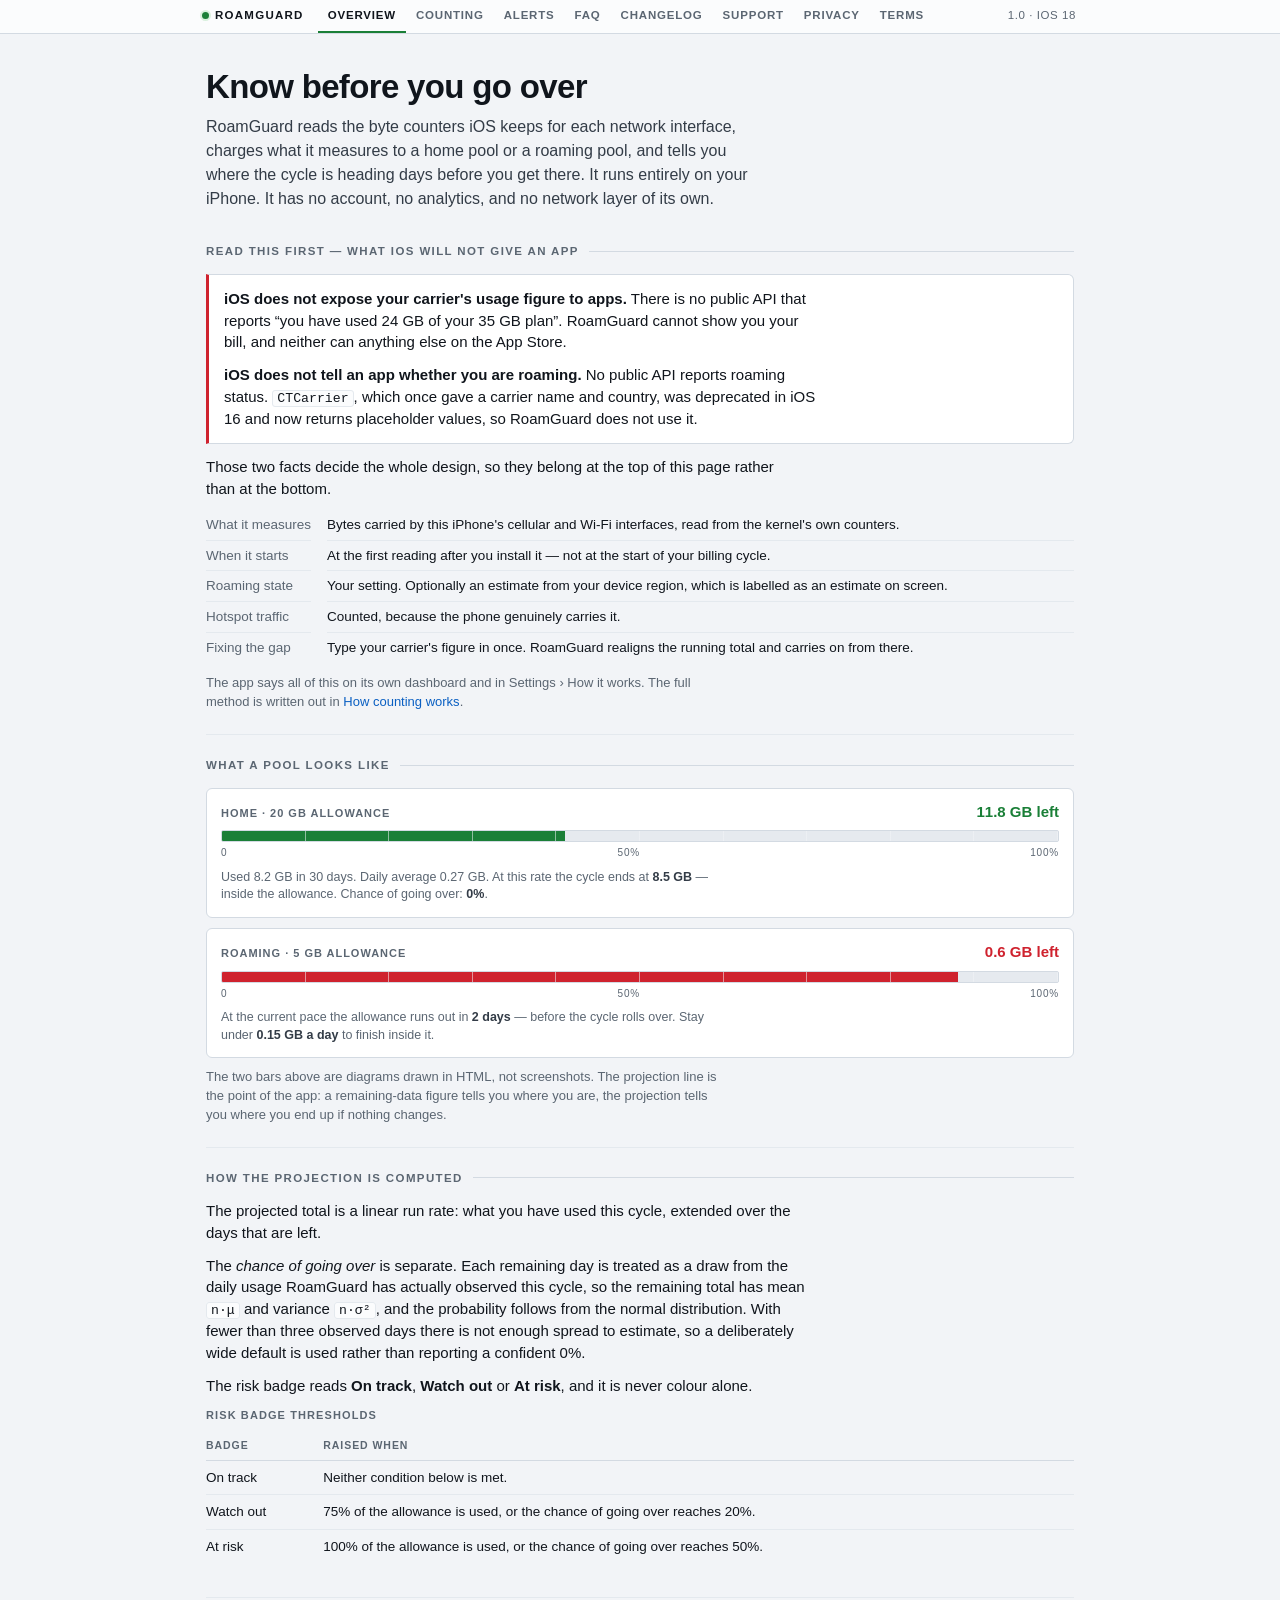
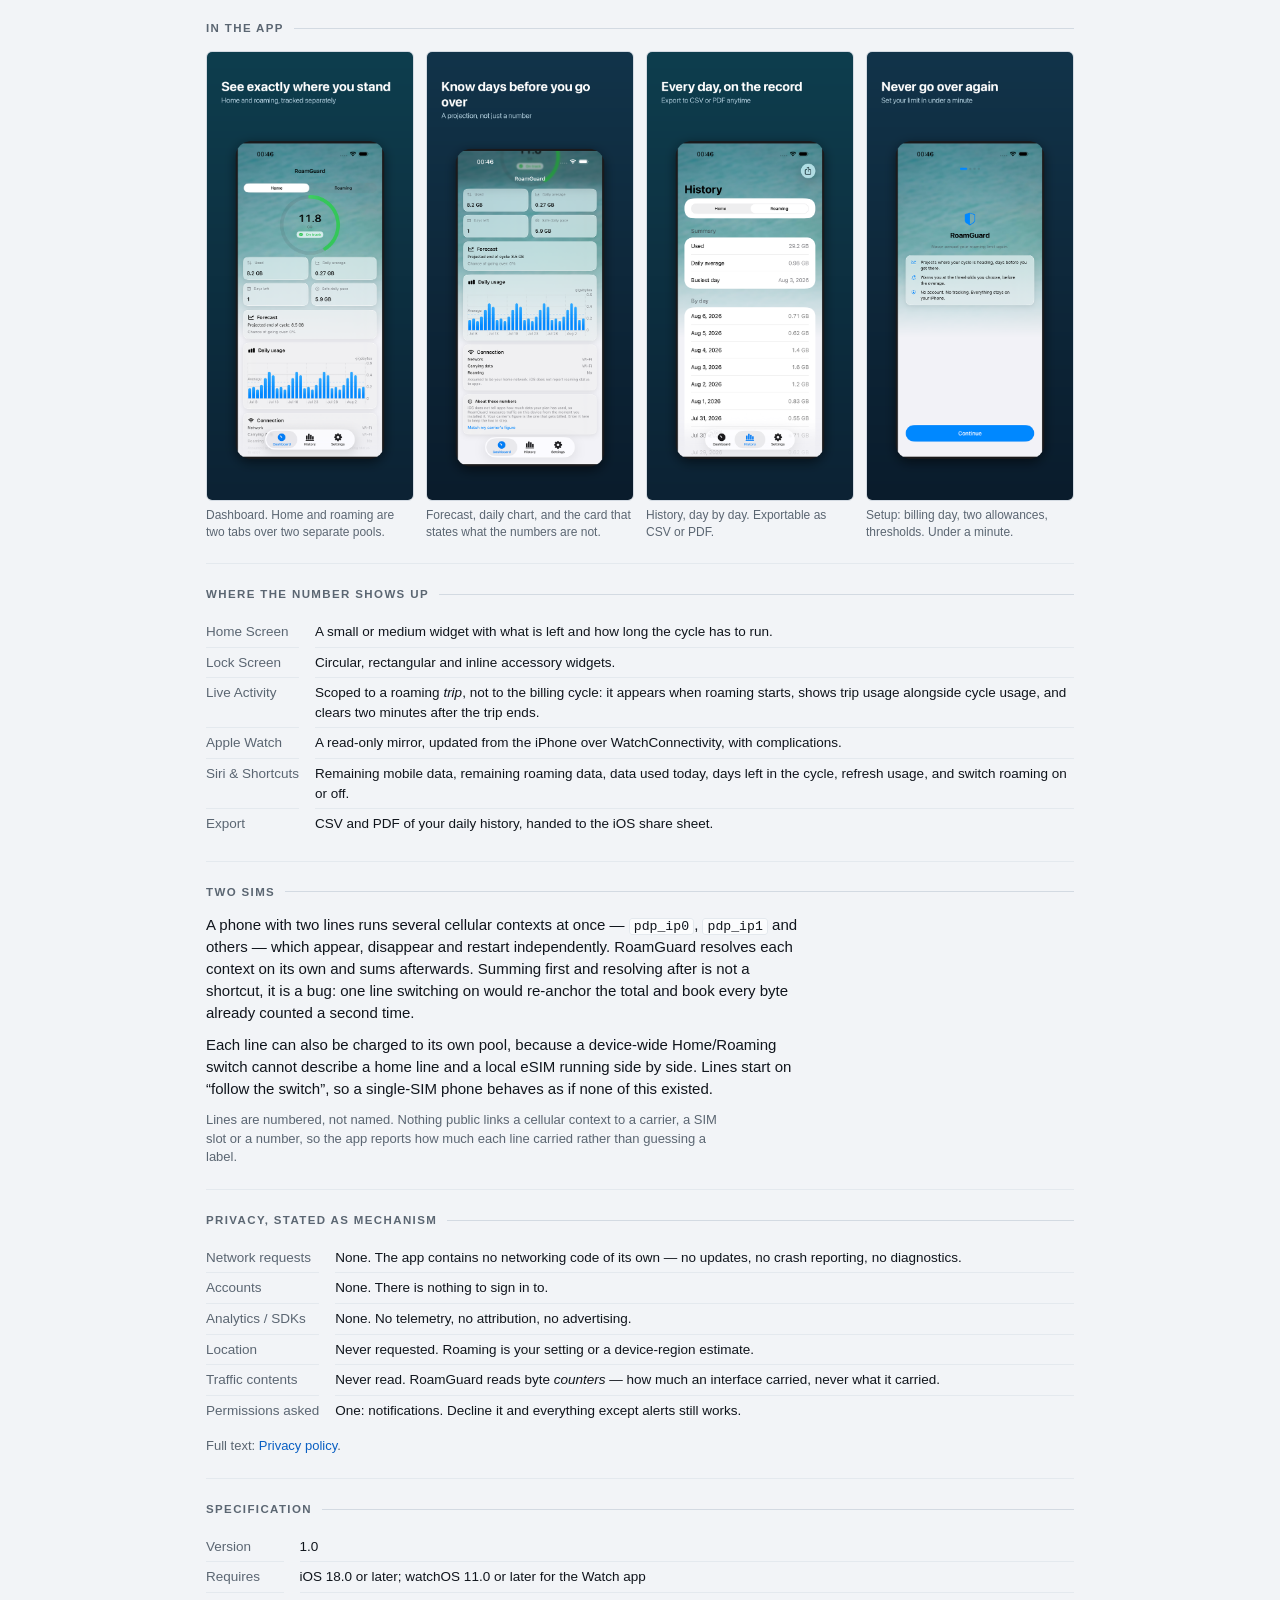
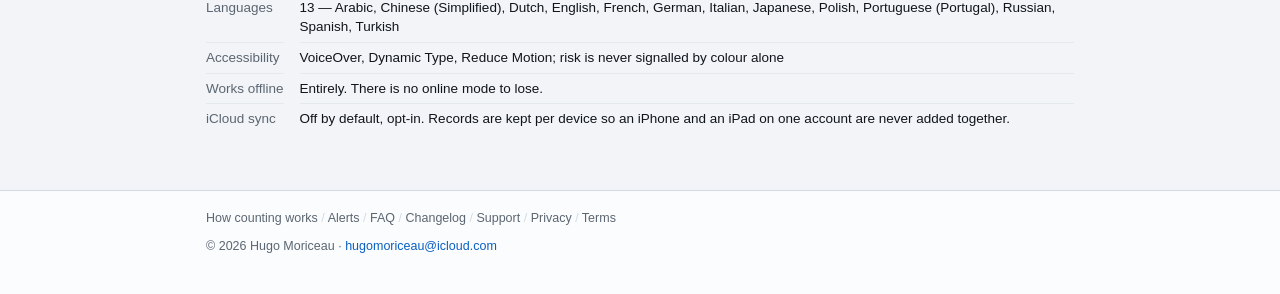
<file: index.html>
<!doctype html>
<html lang="en">
<head>
<meta charset="utf-8">
<meta name="viewport" content="width=device-width,initial-scale=1">
<title>RoamGuard — mobile data and roaming meter for iPhone</title>
<meta name="description" content="RoamGuard measures the mobile data your iPhone carries, keeps home and roaming as separate pools, and projects where the billing cycle ends before you get there.">
<meta name="color-scheme" content="dark light">
<link rel="icon" href="assets/icon.png">
<link rel="stylesheet" href="panel.css">
</head>
<body>
<a class="skip" href="#main">Skip to content</a>

<nav class="strip" aria-label="RoamGuard">
<div class="strip-inner">
  <a class="id" href="index.html"><span class="led" aria-hidden="true"></span>RoamGuard</a>
  <a href="index.html" aria-current="page">Overview</a>
  <a href="how-counting-works.html">Counting</a>
  <a href="alerts.html">Alerts</a>
  <a href="faq.html">FAQ</a>
  <a href="changelog.html">Changelog</a>
  <a href="support.html">Support</a>
  <a href="privacy.html">Privacy</a>
  <a href="terms.html">Terms</a>
  <span class="spacer"></span>
  <span class="cell meta">1.0 · iOS 18</span>
</div>
</nav>

<main id="main">

<header class="hero">
  <h1>Know before you go over</h1>
  <p class="lede">RoamGuard reads the byte counters iOS keeps for each network interface, charges what it measures to a home pool or a roaming pool, and tells you where the cycle is heading days before you get there. It runs entirely on your iPhone. It has no account, no analytics, and no network layer of its own.</p>
</header>

<section aria-labelledby="limits">
  <h2 id="limits">Read this first — what iOS will not give an app</h2>

  <div class="note hard">
    <p><b>iOS does not expose your carrier's usage figure to apps.</b> There is no public API that reports &ldquo;you have used 24&nbsp;GB of your 35&nbsp;GB plan&rdquo;. RoamGuard cannot show you your bill, and neither can anything else on the App Store.</p>
    <p><b>iOS does not tell an app whether you are roaming.</b> No public API reports roaming status. <code>CTCarrier</code>, which once gave a carrier name and country, was deprecated in iOS 16 and now returns placeholder values, so RoamGuard does not use it.</p>
  </div>

  <p>Those two facts decide the whole design, so they belong at the top of this page rather than at the bottom.</p>

  <div class="kv">
    <dt>What it measures</dt><dd>Bytes carried by this iPhone's cellular and Wi-Fi interfaces, read from the kernel's own counters.</dd>
    <dt>When it starts</dt><dd>At the first reading after you install it — not at the start of your billing cycle.</dd>
    <dt>Roaming state</dt><dd>Your setting. Optionally an estimate from your device region, which is labelled as an estimate on screen.</dd>
    <dt>Hotspot traffic</dt><dd>Counted, because the phone genuinely carries it.</dd>
    <dt>Fixing the gap</dt><dd>Type your carrier's figure in once. RoamGuard realigns the running total and carries on from there.</dd>
  </div>

  <p class="small dim" style="margin-top:12px">The app says all of this on its own dashboard and in Settings &rsaquo; How it works. The full method is written out in <a href="how-counting-works.html">How counting works</a>.</p>
</section>

<section aria-labelledby="meters">
  <h2 id="meters">What a pool looks like</h2>

  <div class="meter">
    <div class="meter-head">
      <span class="meter-label">Home &middot; 20 GB allowance</span>
      <span class="meter-value safe">11.8 GB left</span>
    </div>
    <div class="track"><i class="fill safe" style="width:41%"></i></div>
    <div class="scale"><span>0</span><span>50%</span><span>100%</span></div>
    <p class="meter-caption">Used 8.2&nbsp;GB in 30 days. Daily average 0.27&nbsp;GB. At this rate the cycle ends at <b>8.5&nbsp;GB</b> &mdash; inside the allowance. Chance of going over: <b>0%</b>.</p>
  </div>

  <div class="meter">
    <div class="meter-head">
      <span class="meter-label">Roaming &middot; 5 GB allowance</span>
      <span class="meter-value over">0.6 GB left</span>
    </div>
    <div class="track"><i class="fill over" style="width:88%"></i></div>
    <div class="scale"><span>0</span><span>50%</span><span>100%</span></div>
    <p class="meter-caption">At the current pace the allowance runs out in <b>2 days</b> &mdash; before the cycle rolls over. Stay under <b>0.15&nbsp;GB a day</b> to finish inside it.</p>
  </div>

  <p class="small dim">The two bars above are diagrams drawn in HTML, not screenshots. The projection line is the point of the app: a remaining-data figure tells you where you are, the projection tells you where you end up if nothing changes.</p>
</section>

<section aria-labelledby="forecast">
  <h2 id="forecast">How the projection is computed</h2>
  <p>The projected total is a linear run rate: what you have used this cycle, extended over the days that are left.</p>
  <p>The <em>chance of going over</em> is separate. Each remaining day is treated as a draw from the daily usage RoamGuard has actually observed this cycle, so the remaining total has mean <code>n&middot;&mu;</code> and variance <code>n&middot;&sigma;&sup2;</code>, and the probability follows from the normal distribution. With fewer than three observed days there is not enough spread to estimate, so a deliberately wide default is used rather than reporting a confident 0%.</p>
  <p>The risk badge reads <b>On track</b>, <b>Watch out</b> or <b>At risk</b>, and it is never colour alone.</p>
  <div class="tw">
  <table>
    <caption>Risk badge thresholds</caption>
    <thead><tr><th>Badge</th><th>Raised when</th></tr></thead>
    <tbody>
      <tr><td>On track</td><td>Neither condition below is met.</td></tr>
      <tr><td>Watch out</td><td>75% of the allowance is used, or the chance of going over reaches 20%.</td></tr>
      <tr><td>At risk</td><td>100% of the allowance is used, or the chance of going over reaches 50%.</td></tr>
    </tbody>
  </table>
  </div>
</section>

<section aria-labelledby="inapp">
  <h2 id="inapp">In the app</h2>
  <div class="shots">
    <figure class="shot">
      <img src="assets/shot-2.png" alt="RoamGuard dashboard: a ring showing 11.8 GB left with an On track badge, tiles for used, daily average, days left and safe daily pace." loading="lazy" width="620" height="1347">
      <figcaption>Dashboard. Home and roaming are two tabs over two separate pools.</figcaption>
    </figure>
    <figure class="shot">
      <img src="assets/shot-3.png" alt="RoamGuard forecast card showing a projected end of cycle, a daily usage chart, the connection card and an About these numbers card." loading="lazy" width="620" height="1347">
      <figcaption>Forecast, daily chart, and the card that states what the numbers are not.</figcaption>
    </figure>
    <figure class="shot">
      <img src="assets/shot-4.png" alt="RoamGuard history screen listing daily totals with a summary of used, daily average and busiest day." loading="lazy" width="620" height="1347">
      <figcaption>History, day by day. Exportable as CSV or PDF.</figcaption>
    </figure>
    <figure class="shot">
      <img src="assets/shot-1.png" alt="RoamGuard welcome screen listing projection, threshold alerts and on-device privacy." loading="lazy" width="620" height="1347">
      <figcaption>Setup: billing day, two allowances, thresholds. Under a minute.</figcaption>
    </figure>
  </div>
</section>

<section aria-labelledby="surfaces">
  <h2 id="surfaces">Where the number shows up</h2>
  <div class="kv">
    <dt>Home Screen</dt><dd>A small or medium widget with what is left and how long the cycle has to run.</dd>
    <dt>Lock Screen</dt><dd>Circular, rectangular and inline accessory widgets.</dd>
    <dt>Live Activity</dt><dd>Scoped to a roaming <em>trip</em>, not to the billing cycle: it appears when roaming starts, shows trip usage alongside cycle usage, and clears two minutes after the trip ends.</dd>
    <dt>Apple Watch</dt><dd>A read-only mirror, updated from the iPhone over WatchConnectivity, with complications.</dd>
    <dt>Siri &amp; Shortcuts</dt><dd>Remaining mobile data, remaining roaming data, data used today, days left in the cycle, refresh usage, and switch roaming on or off.</dd>
    <dt>Export</dt><dd>CSV and PDF of your daily history, handed to the iOS share sheet.</dd>
  </div>
</section>

<section aria-labelledby="dual">
  <h2 id="dual">Two SIMs</h2>
  <p>A phone with two lines runs several cellular contexts at once &mdash; <code>pdp_ip0</code>, <code>pdp_ip1</code> and others &mdash; which appear, disappear and restart independently. RoamGuard resolves each context on its own and sums afterwards. Summing first and resolving after is not a shortcut, it is a bug: one line switching on would re-anchor the total and book every byte already counted a second time.</p>
  <p>Each line can also be charged to its own pool, because a device-wide Home/Roaming switch cannot describe a home line and a local eSIM running side by side. Lines start on &ldquo;follow the switch&rdquo;, so a single-SIM phone behaves as if none of this existed.</p>
  <p class="small dim">Lines are numbered, not named. Nothing public links a cellular context to a carrier, a SIM slot or a number, so the app reports how much each line carried rather than guessing a label.</p>
</section>

<section aria-labelledby="privacy">
  <h2 id="privacy">Privacy, stated as mechanism</h2>
  <div class="kv">
    <dt>Network requests</dt><dd>None. The app contains no networking code of its own &mdash; no updates, no crash reporting, no diagnostics.</dd>
    <dt>Accounts</dt><dd>None. There is nothing to sign in to.</dd>
    <dt>Analytics / SDKs</dt><dd>None. No telemetry, no attribution, no advertising.</dd>
    <dt>Location</dt><dd>Never requested. Roaming is your setting or a device-region estimate.</dd>
    <dt>Traffic contents</dt><dd>Never read. RoamGuard reads byte <em>counters</em> — how much an interface carried, never what it carried.</dd>
    <dt>Permissions asked</dt><dd>One: notifications. Decline it and everything except alerts still works.</dd>
  </div>
  <p class="small dim" style="margin-top:12px">Full text: <a href="privacy.html">Privacy policy</a>.</p>
</section>

<section aria-labelledby="spec">
  <h2 id="spec">Specification</h2>
  <div class="kv">
    <dt>Version</dt><dd>1.0</dd>
    <dt>Requires</dt><dd>iOS 18.0 or later; watchOS 11.0 or later for the Watch app</dd>
    <dt>Languages</dt><dd>13 — Arabic, Chinese (Simplified), Dutch, English, French, German, Italian, Japanese, Polish, Portuguese (Portugal), Russian, Spanish, Turkish</dd>
    <dt>Accessibility</dt><dd>VoiceOver, Dynamic Type, Reduce Motion; risk is never signalled by colour alone</dd>
    <dt>Works offline</dt><dd>Entirely. There is no online mode to lose.</dd>
    <dt>iCloud sync</dt><dd>Off by default, opt-in. Records are kept per device so an iPhone and an iPad on one account are never added together.</dd>
  </div>
</section>

</main>

<footer>
<div class="wrap">
  <nav>
    <a href="how-counting-works.html">How counting works</a> <span class="sep">/</span>
    <a href="alerts.html">Alerts</a> <span class="sep">/</span>
    <a href="faq.html">FAQ</a> <span class="sep">/</span>
    <a href="changelog.html">Changelog</a> <span class="sep">/</span>
    <a href="support.html">Support</a> <span class="sep">/</span>
    <a href="privacy.html">Privacy</a> <span class="sep">/</span>
    <a href="terms.html">Terms</a>
  </nav>
  <p class="legal">&copy; 2026 Hugo Moriceau &middot; <a href="mailto:hugomoriceau@icloud.com">hugomoriceau@icloud.com</a></p>
</div>
</footer>

</body>
</html>
</file>
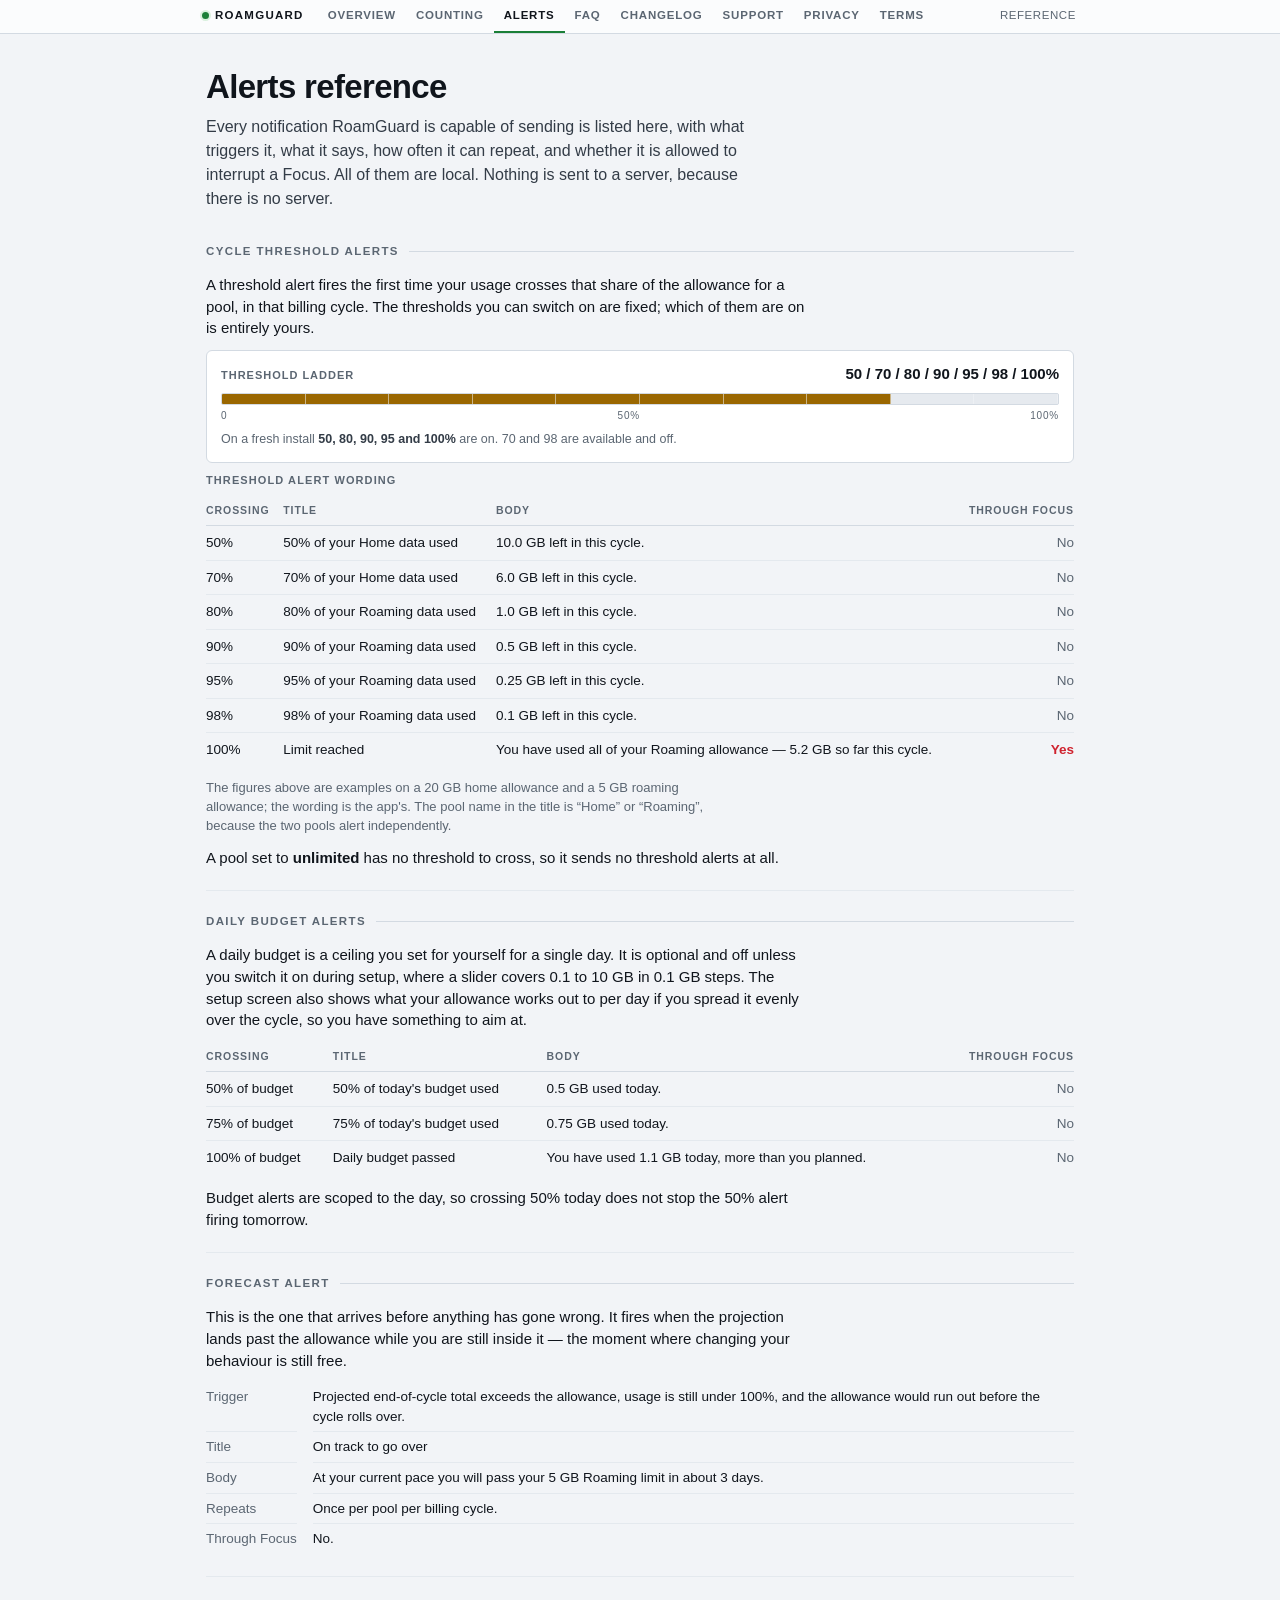
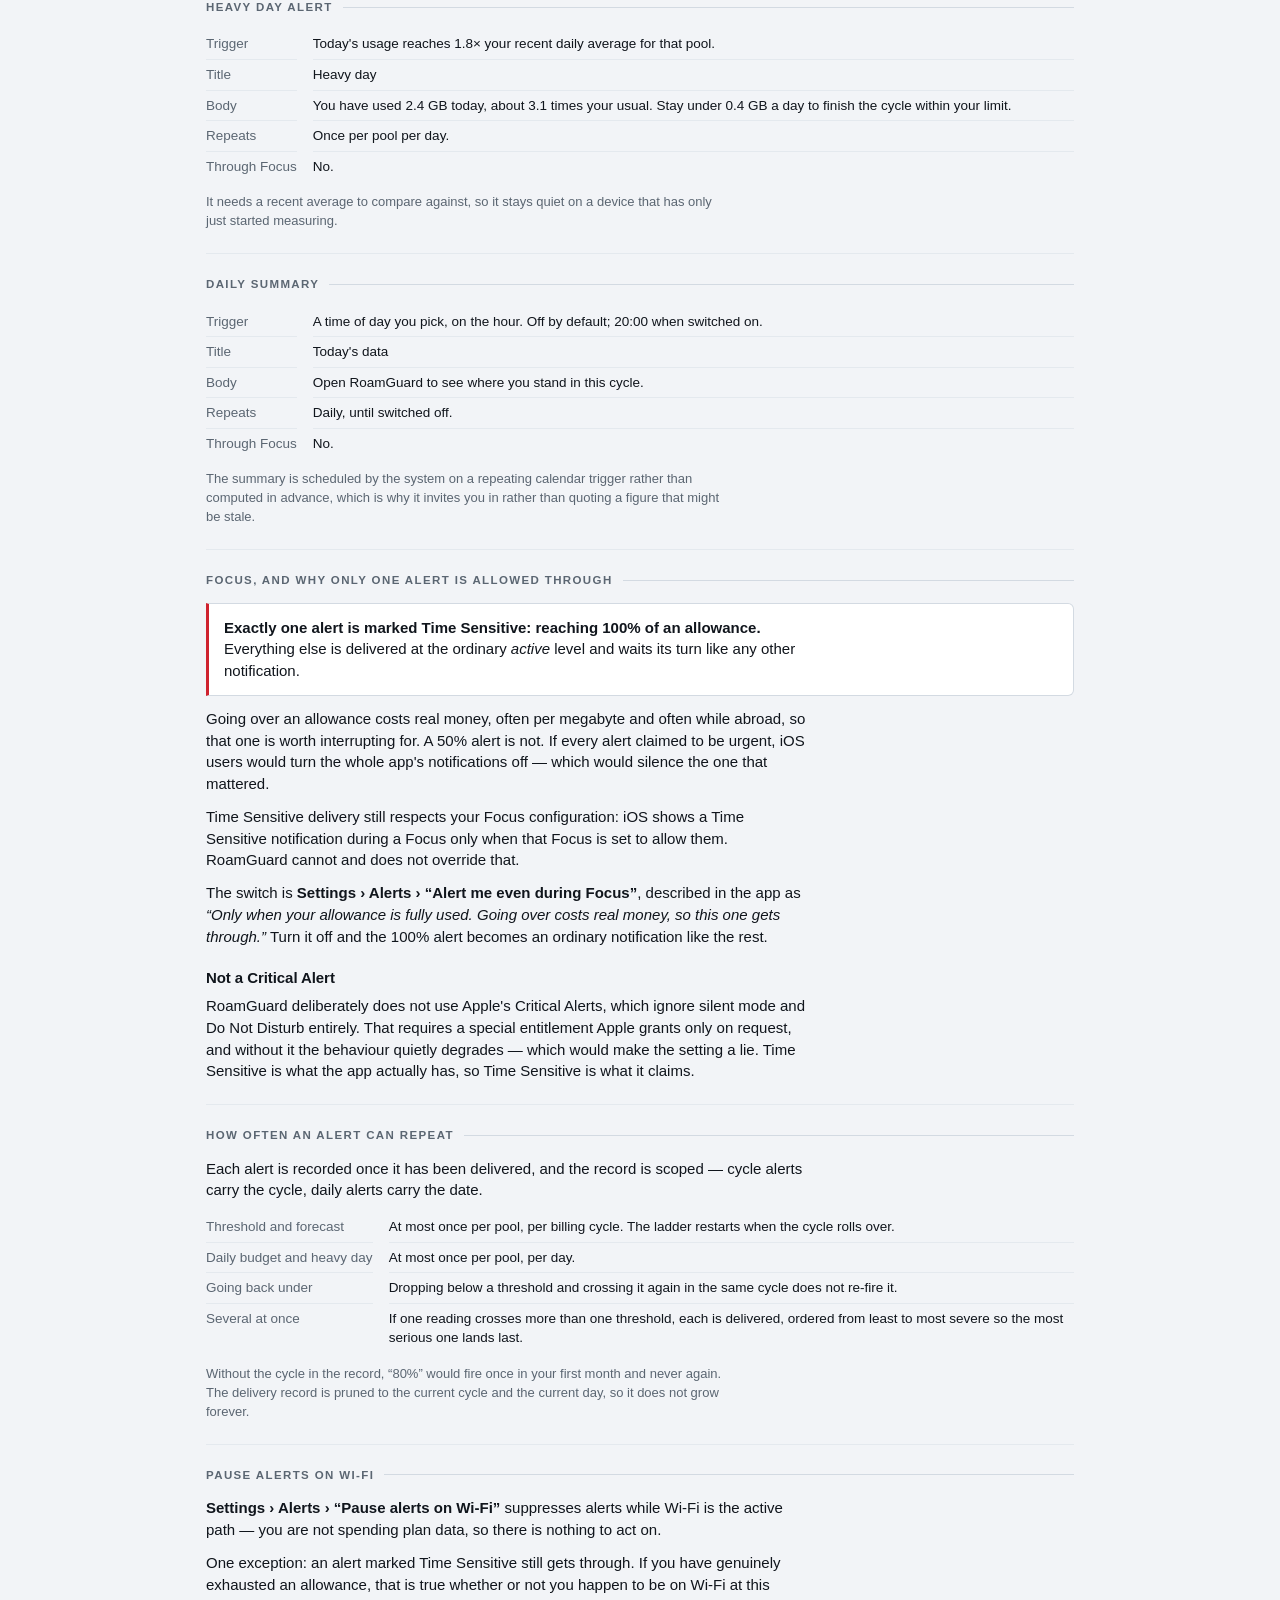
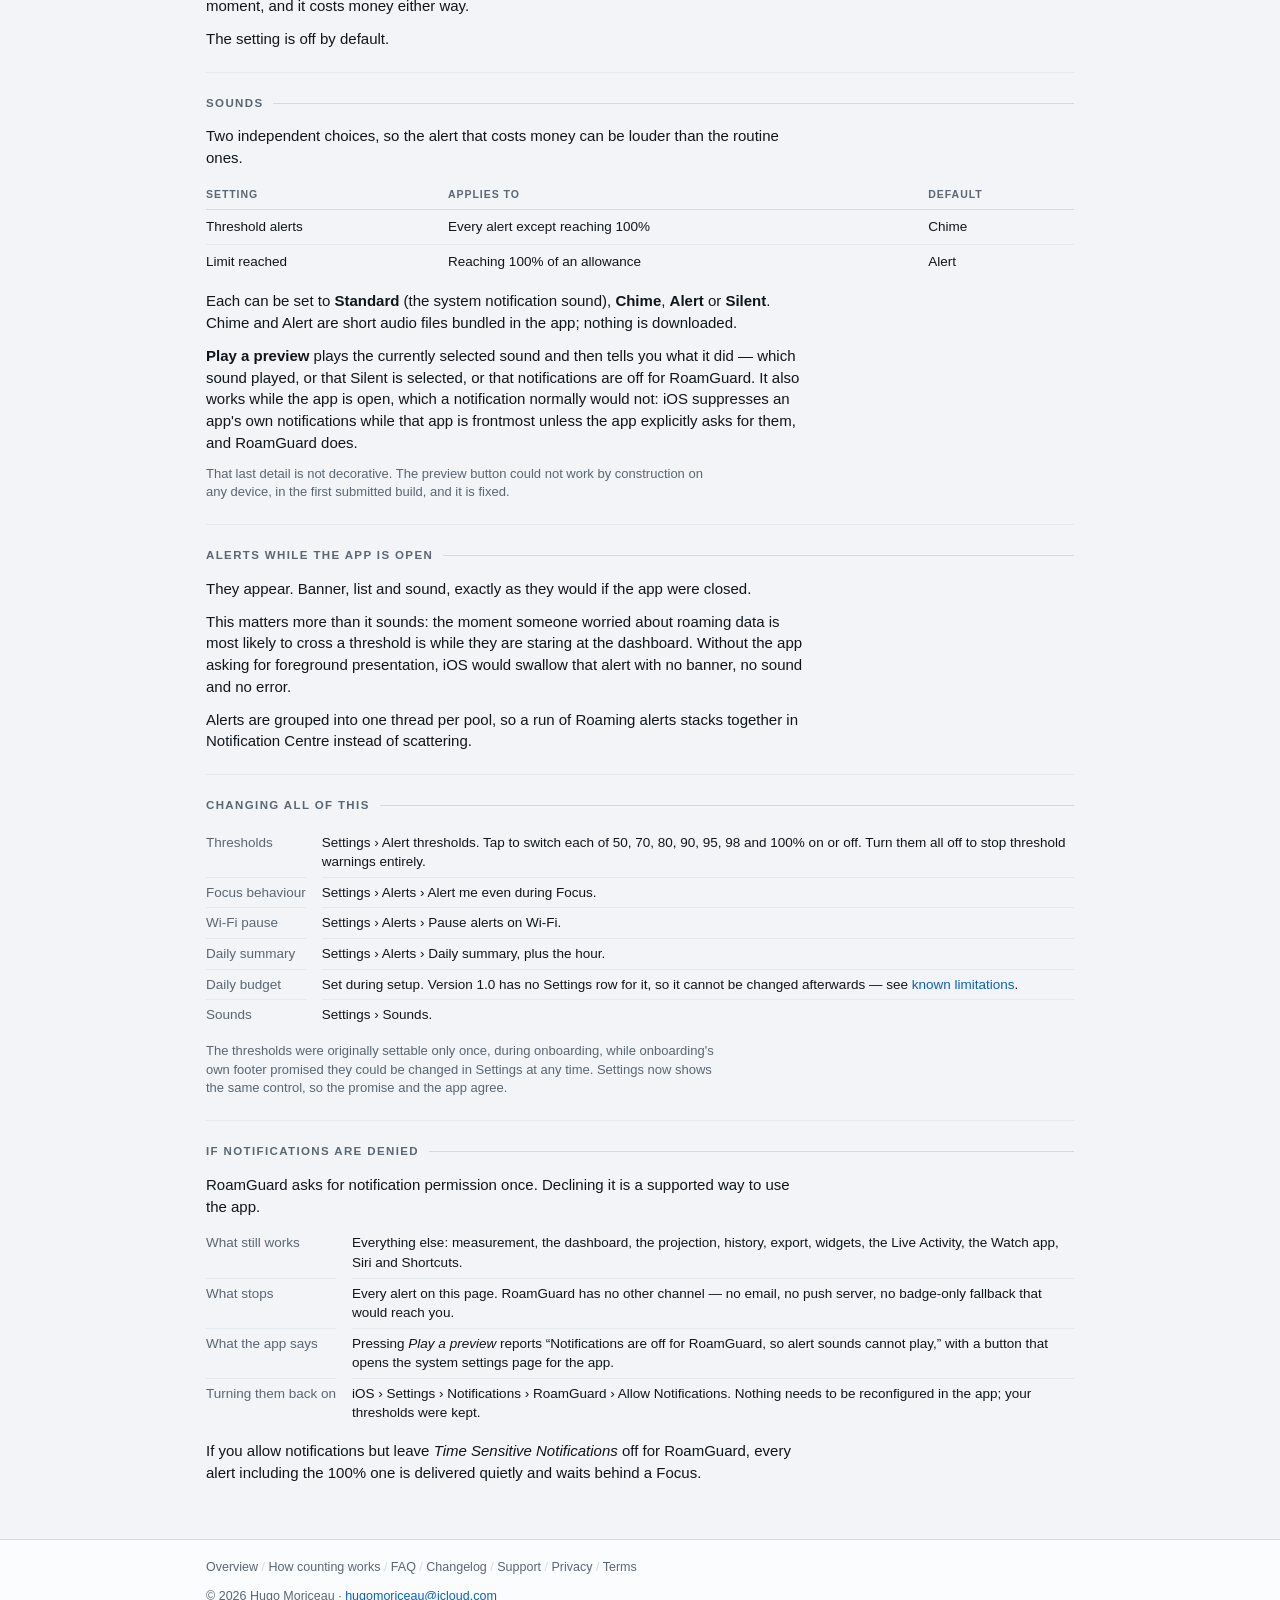
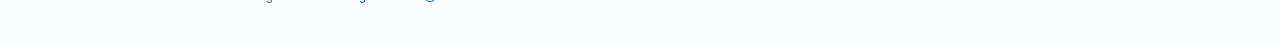
<file: alerts.html>
<!doctype html>
<html lang="en">
<head>
<meta charset="utf-8">
<meta name="viewport" content="width=device-width,initial-scale=1">
<title>Alerts reference — RoamGuard</title>
<meta name="description" content="Every alert RoamGuard can send: the thresholds, the exact wording, which one is allowed through Focus, how to change them, and what happens when notifications are off.">
<meta name="color-scheme" content="dark light">
<link rel="icon" href="assets/icon.png">
<link rel="stylesheet" href="panel.css">
</head>
<body>
<a class="skip" href="#main">Skip to content</a>

<nav class="strip" aria-label="RoamGuard">
<div class="strip-inner">
  <a class="id" href="index.html"><span class="led" aria-hidden="true"></span>RoamGuard</a>
  <a href="index.html">Overview</a>
  <a href="how-counting-works.html">Counting</a>
  <a href="alerts.html" aria-current="page">Alerts</a>
  <a href="faq.html">FAQ</a>
  <a href="changelog.html">Changelog</a>
  <a href="support.html">Support</a>
  <a href="privacy.html">Privacy</a>
  <a href="terms.html">Terms</a>
  <span class="spacer"></span>
  <span class="cell meta">Reference</span>
</div>
</nav>

<main id="main">

<header class="hero">
  <h1>Alerts reference</h1>
  <p class="lede">Every notification RoamGuard is capable of sending is listed here, with what triggers it, what it says, how often it can repeat, and whether it is allowed to interrupt a Focus. All of them are local. Nothing is sent to a server, because there is no server.</p>
</header>

<section aria-labelledby="thresholds">
  <h2 id="thresholds">Cycle threshold alerts</h2>
  <p>A threshold alert fires the first time your usage crosses that share of the allowance for a pool, in that billing cycle. The thresholds you can switch on are fixed; which of them are on is entirely yours.</p>

  <div class="meter">
    <div class="meter-head">
      <span class="meter-label">Threshold ladder</span>
      <span class="meter-value">50 / 70 / 80 / 90 / 95 / 98 / 100%</span>
    </div>
    <div class="track"><i class="fill warn" style="width:80%"></i></div>
    <div class="scale"><span>0</span><span>50%</span><span>100%</span></div>
    <p class="meter-caption">On a fresh install <b>50, 80, 90, 95 and 100%</b> are on. 70 and 98 are available and off.</p>
  </div>

  <div class="tw">
  <table>
    <caption>Threshold alert wording</caption>
    <thead><tr><th>Crossing</th><th>Title</th><th>Body</th><th class="n">Through Focus</th></tr></thead>
    <tbody>
      <tr><td>50%</td><td>50% of your Home data used</td><td>10.0 GB left in this cycle.</td><td class="n no">No</td></tr>
      <tr><td>70%</td><td>70% of your Home data used</td><td>6.0 GB left in this cycle.</td><td class="n no">No</td></tr>
      <tr><td>80%</td><td>80% of your Roaming data used</td><td>1.0 GB left in this cycle.</td><td class="n no">No</td></tr>
      <tr><td>90%</td><td>90% of your Roaming data used</td><td>0.5 GB left in this cycle.</td><td class="n no">No</td></tr>
      <tr><td>95%</td><td>95% of your Roaming data used</td><td>0.25 GB left in this cycle.</td><td class="n no">No</td></tr>
      <tr><td>98%</td><td>98% of your Roaming data used</td><td>0.1 GB left in this cycle.</td><td class="n no">No</td></tr>
      <tr><td>100%</td><td>Limit reached</td><td>You have used all of your Roaming allowance &mdash; 5.2 GB so far this cycle.</td><td class="n yes">Yes</td></tr>
    </tbody>
  </table>
  </div>
  <p class="small dim">The figures above are examples on a 20&nbsp;GB home allowance and a 5&nbsp;GB roaming allowance; the wording is the app's. The pool name in the title is &ldquo;Home&rdquo; or &ldquo;Roaming&rdquo;, because the two pools alert independently.</p>
  <p>A pool set to <b>unlimited</b> has no threshold to cross, so it sends no threshold alerts at all.</p>
</section>

<section aria-labelledby="budget">
  <h2 id="budget">Daily budget alerts</h2>
  <p>A daily budget is a ceiling you set for yourself for a single day. It is optional and off unless you switch it on during setup, where a slider covers 0.1 to 10&nbsp;GB in 0.1&nbsp;GB steps. The setup screen also shows what your allowance works out to per day if you spread it evenly over the cycle, so you have something to aim at.</p>
  <div class="tw">
  <table>
    <thead><tr><th>Crossing</th><th>Title</th><th>Body</th><th class="n">Through Focus</th></tr></thead>
    <tbody>
      <tr><td>50% of budget</td><td>50% of today's budget used</td><td>0.5 GB used today.</td><td class="n no">No</td></tr>
      <tr><td>75% of budget</td><td>75% of today's budget used</td><td>0.75 GB used today.</td><td class="n no">No</td></tr>
      <tr><td>100% of budget</td><td>Daily budget passed</td><td>You have used 1.1 GB today, more than you planned.</td><td class="n no">No</td></tr>
    </tbody>
  </table>
  </div>
  <p>Budget alerts are scoped to the day, so crossing 50% today does not stop the 50% alert firing tomorrow.</p>
</section>

<section aria-labelledby="forecast">
  <h2 id="forecast">Forecast alert</h2>
  <p>This is the one that arrives before anything has gone wrong. It fires when the projection lands past the allowance while you are still inside it &mdash; the moment where changing your behaviour is still free.</p>
  <div class="kv">
    <dt>Trigger</dt><dd>Projected end-of-cycle total exceeds the allowance, usage is still under 100%, and the allowance would run out before the cycle rolls over.</dd>
    <dt>Title</dt><dd>On track to go over</dd>
    <dt>Body</dt><dd>At your current pace you will pass your 5 GB Roaming limit in about 3 days.</dd>
    <dt>Repeats</dt><dd>Once per pool per billing cycle.</dd>
    <dt>Through Focus</dt><dd>No.</dd>
  </div>
</section>

<section aria-labelledby="heavy">
  <h2 id="heavy">Heavy day alert</h2>
  <div class="kv">
    <dt>Trigger</dt><dd>Today's usage reaches 1.8&times; your recent daily average for that pool.</dd>
    <dt>Title</dt><dd>Heavy day</dd>
    <dt>Body</dt><dd>You have used 2.4 GB today, about 3.1 times your usual. Stay under 0.4 GB a day to finish the cycle within your limit.</dd>
    <dt>Repeats</dt><dd>Once per pool per day.</dd>
    <dt>Through Focus</dt><dd>No.</dd>
  </div>
  <p class="small dim" style="margin-top:12px">It needs a recent average to compare against, so it stays quiet on a device that has only just started measuring.</p>
</section>

<section aria-labelledby="digest">
  <h2 id="digest">Daily summary</h2>
  <div class="kv">
    <dt>Trigger</dt><dd>A time of day you pick, on the hour. Off by default; 20:00 when switched on.</dd>
    <dt>Title</dt><dd>Today's data</dd>
    <dt>Body</dt><dd>Open RoamGuard to see where you stand in this cycle.</dd>
    <dt>Repeats</dt><dd>Daily, until switched off.</dd>
    <dt>Through Focus</dt><dd>No.</dd>
  </div>
  <p class="small dim" style="margin-top:12px">The summary is scheduled by the system on a repeating calendar trigger rather than computed in advance, which is why it invites you in rather than quoting a figure that might be stale.</p>
</section>

<section aria-labelledby="focus">
  <h2 id="focus">Focus, and why only one alert is allowed through</h2>
  <div class="note hard">
    <p><b>Exactly one alert is marked Time Sensitive: reaching 100% of an allowance.</b> Everything else is delivered at the ordinary <em>active</em> level and waits its turn like any other notification.</p>
  </div>
  <p>Going over an allowance costs real money, often per megabyte and often while abroad, so that one is worth interrupting for. A 50% alert is not. If every alert claimed to be urgent, iOS users would turn the whole app's notifications off &mdash; which would silence the one that mattered.</p>
  <p>Time Sensitive delivery still respects your Focus configuration: iOS shows a Time Sensitive notification during a Focus only when that Focus is set to allow them. RoamGuard cannot and does not override that.</p>
  <p>The switch is <b>Settings &rsaquo; Alerts &rsaquo; &ldquo;Alert me even during Focus&rdquo;</b>, described in the app as <em>&ldquo;Only when your allowance is fully used. Going over costs real money, so this one gets through.&rdquo;</em> Turn it off and the 100% alert becomes an ordinary notification like the rest.</p>
  <h3>Not a Critical Alert</h3>
  <p>RoamGuard deliberately does not use Apple's Critical Alerts, which ignore silent mode and Do Not Disturb entirely. That requires a special entitlement Apple grants only on request, and without it the behaviour quietly degrades &mdash; which would make the setting a lie. Time Sensitive is what the app actually has, so Time Sensitive is what it claims.</p>
</section>

<section aria-labelledby="dedupe">
  <h2 id="dedupe">How often an alert can repeat</h2>
  <p>Each alert is recorded once it has been delivered, and the record is scoped &mdash; cycle alerts carry the cycle, daily alerts carry the date.</p>
  <div class="kv">
    <dt>Threshold and forecast</dt><dd>At most once per pool, per billing cycle. The ladder restarts when the cycle rolls over.</dd>
    <dt>Daily budget and heavy day</dt><dd>At most once per pool, per day.</dd>
    <dt>Going back under</dt><dd>Dropping below a threshold and crossing it again in the same cycle does not re-fire it.</dd>
    <dt>Several at once</dt><dd>If one reading crosses more than one threshold, each is delivered, ordered from least to most severe so the most serious one lands last.</dd>
  </div>
  <p class="small dim" style="margin-top:12px">Without the cycle in the record, &ldquo;80%&rdquo; would fire once in your first month and never again. The delivery record is pruned to the current cycle and the current day, so it does not grow forever.</p>
</section>

<section aria-labelledby="wifi">
  <h2 id="wifi">Pause alerts on Wi-Fi</h2>
  <p><b>Settings &rsaquo; Alerts &rsaquo; &ldquo;Pause alerts on Wi-Fi&rdquo;</b> suppresses alerts while Wi-Fi is the active path &mdash; you are not spending plan data, so there is nothing to act on.</p>
  <p>One exception: an alert marked Time Sensitive still gets through. If you have genuinely exhausted an allowance, that is true whether or not you happen to be on Wi-Fi at this moment, and it costs money either way.</p>
  <p>The setting is off by default.</p>
</section>

<section aria-labelledby="sounds">
  <h2 id="sounds">Sounds</h2>
  <p>Two independent choices, so the alert that costs money can be louder than the routine ones.</p>
  <div class="tw">
  <table>
    <thead><tr><th>Setting</th><th>Applies to</th><th>Default</th></tr></thead>
    <tbody>
      <tr><td>Threshold alerts</td><td>Every alert except reaching 100%</td><td>Chime</td></tr>
      <tr><td>Limit reached</td><td>Reaching 100% of an allowance</td><td>Alert</td></tr>
    </tbody>
  </table>
  </div>
  <p>Each can be set to <b>Standard</b> (the system notification sound), <b>Chime</b>, <b>Alert</b> or <b>Silent</b>. Chime and Alert are short audio files bundled in the app; nothing is downloaded.</p>
  <p><b>Play a preview</b> plays the currently selected sound and then tells you what it did &mdash; which sound played, or that Silent is selected, or that notifications are off for RoamGuard. It also works while the app is open, which a notification normally would not: iOS suppresses an app's own notifications while that app is frontmost unless the app explicitly asks for them, and RoamGuard does.</p>
  <p class="small dim">That last detail is not decorative. The preview button could not work by construction on any device, in the first submitted build, and it is fixed.</p>
</section>

<section aria-labelledby="foreground">
  <h2 id="foreground">Alerts while the app is open</h2>
  <p>They appear. Banner, list and sound, exactly as they would if the app were closed.</p>
  <p>This matters more than it sounds: the moment someone worried about roaming data is most likely to cross a threshold is while they are staring at the dashboard. Without the app asking for foreground presentation, iOS would swallow that alert with no banner, no sound and no error.</p>
  <p>Alerts are grouped into one thread per pool, so a run of Roaming alerts stacks together in Notification Centre instead of scattering.</p>
</section>

<section aria-labelledby="change">
  <h2 id="change">Changing all of this</h2>
  <div class="kv">
    <dt>Thresholds</dt><dd>Settings &rsaquo; Alert thresholds. Tap to switch each of 50, 70, 80, 90, 95, 98 and 100% on or off. Turn them all off to stop threshold warnings entirely.</dd>
    <dt>Focus behaviour</dt><dd>Settings &rsaquo; Alerts &rsaquo; Alert me even during Focus.</dd>
    <dt>Wi-Fi pause</dt><dd>Settings &rsaquo; Alerts &rsaquo; Pause alerts on Wi-Fi.</dd>
    <dt>Daily summary</dt><dd>Settings &rsaquo; Alerts &rsaquo; Daily summary, plus the hour.</dd>
    <dt>Daily budget</dt><dd>Set during setup. Version 1.0 has no Settings row for it, so it cannot be changed afterwards &mdash; see <a href="support.html#known">known limitations</a>.</dd>
    <dt>Sounds</dt><dd>Settings &rsaquo; Sounds.</dd>
  </div>
  <p class="small dim" style="margin-top:12px">The thresholds were originally settable only once, during onboarding, while onboarding's own footer promised they could be changed in Settings at any time. Settings now shows the same control, so the promise and the app agree.</p>
</section>

<section aria-labelledby="denied">
  <h2 id="denied">If notifications are denied</h2>
  <p>RoamGuard asks for notification permission once. Declining it is a supported way to use the app.</p>
  <div class="kv">
    <dt>What still works</dt><dd>Everything else: measurement, the dashboard, the projection, history, export, widgets, the Live Activity, the Watch app, Siri and Shortcuts.</dd>
    <dt>What stops</dt><dd>Every alert on this page. RoamGuard has no other channel &mdash; no email, no push server, no badge-only fallback that would reach you.</dd>
    <dt>What the app says</dt><dd>Pressing <em>Play a preview</em> reports &ldquo;Notifications are off for RoamGuard, so alert sounds cannot play,&rdquo; with a button that opens the system settings page for the app.</dd>
    <dt>Turning them back on</dt><dd>iOS &rsaquo; Settings &rsaquo; Notifications &rsaquo; RoamGuard &rsaquo; Allow Notifications. Nothing needs to be reconfigured in the app; your thresholds were kept.</dd>
  </div>
  <p style="margin-top:12px">If you allow notifications but leave <em>Time Sensitive Notifications</em> off for RoamGuard, every alert including the 100% one is delivered quietly and waits behind a Focus.</p>
</section>

</main>

<footer>
<div class="wrap">
  <nav>
    <a href="index.html">Overview</a> <span class="sep">/</span>
    <a href="how-counting-works.html">How counting works</a> <span class="sep">/</span>
    <a href="faq.html">FAQ</a> <span class="sep">/</span>
    <a href="changelog.html">Changelog</a> <span class="sep">/</span>
    <a href="support.html">Support</a> <span class="sep">/</span>
    <a href="privacy.html">Privacy</a> <span class="sep">/</span>
    <a href="terms.html">Terms</a>
  </nav>
  <p class="legal">&copy; 2026 Hugo Moriceau &middot; <a href="mailto:hugomoriceau@icloud.com">hugomoriceau@icloud.com</a></p>
</div>
</footer>

</body>
</html>
</file>
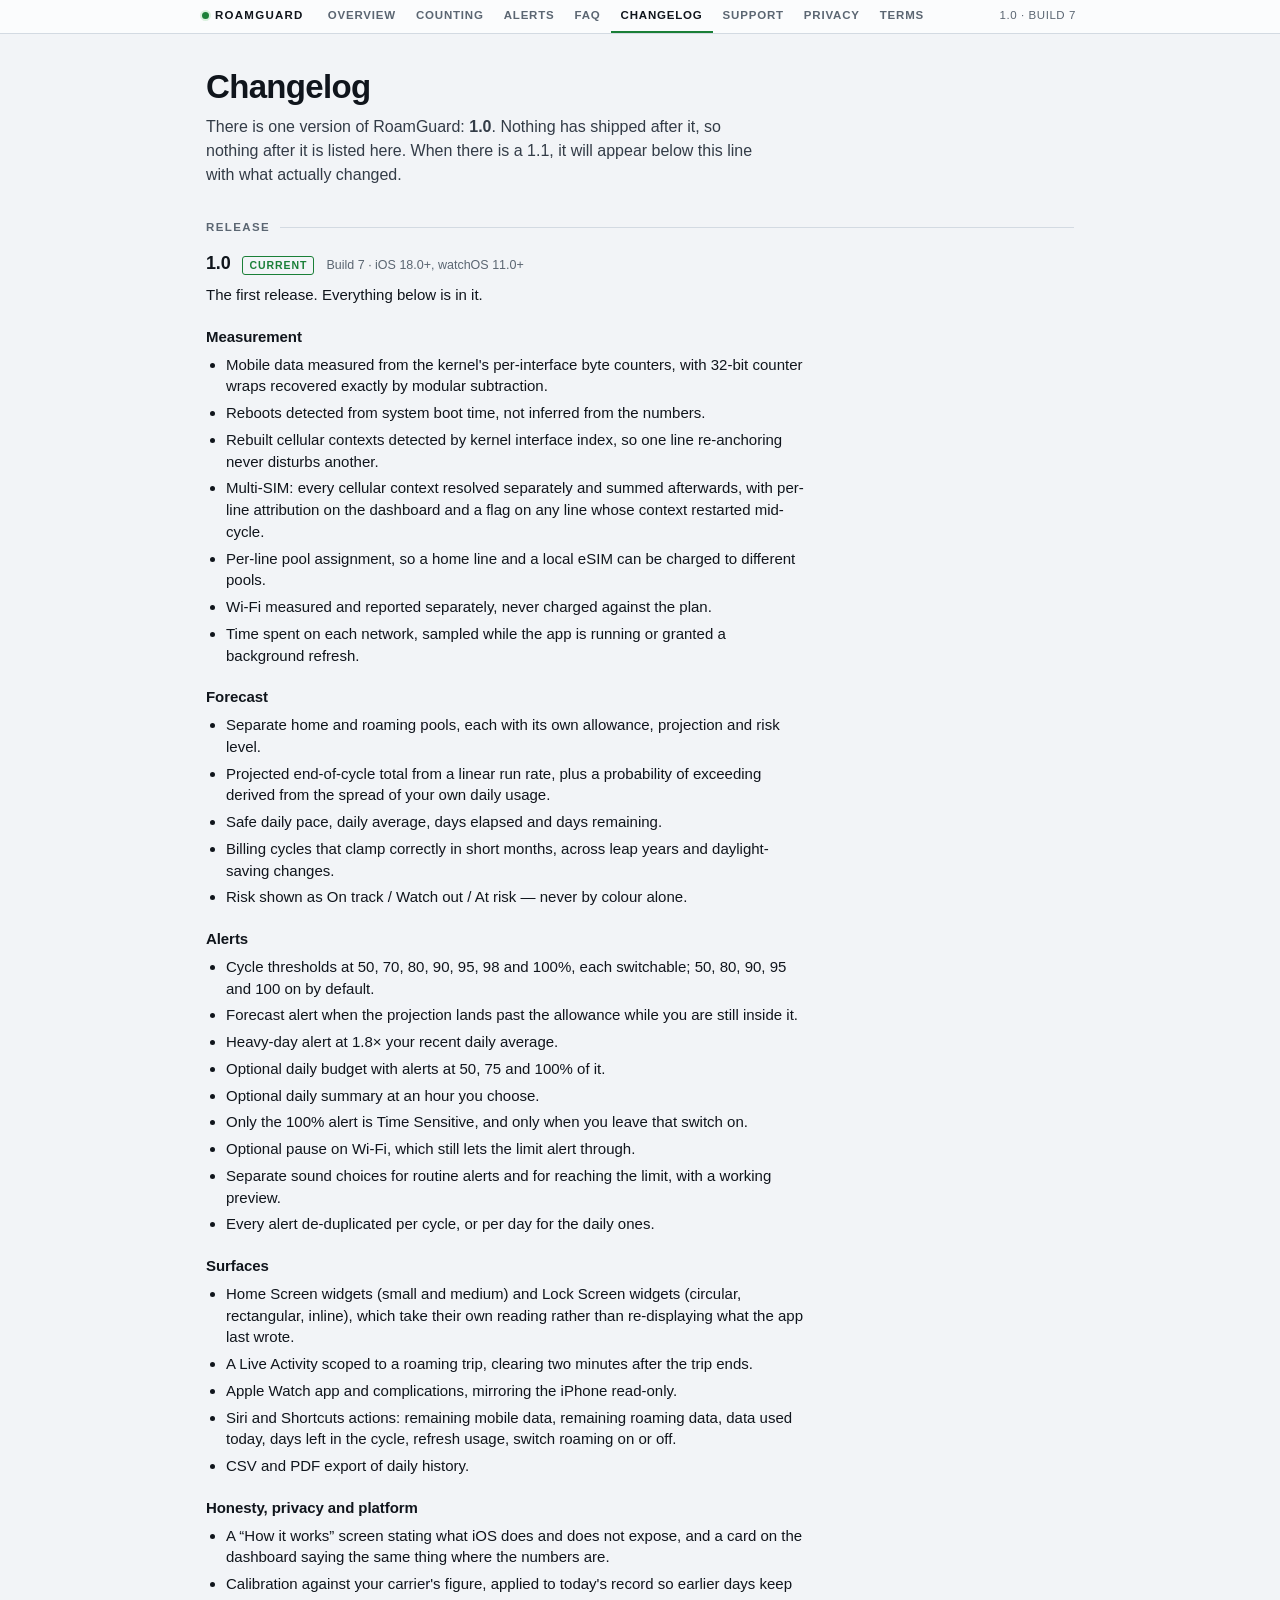
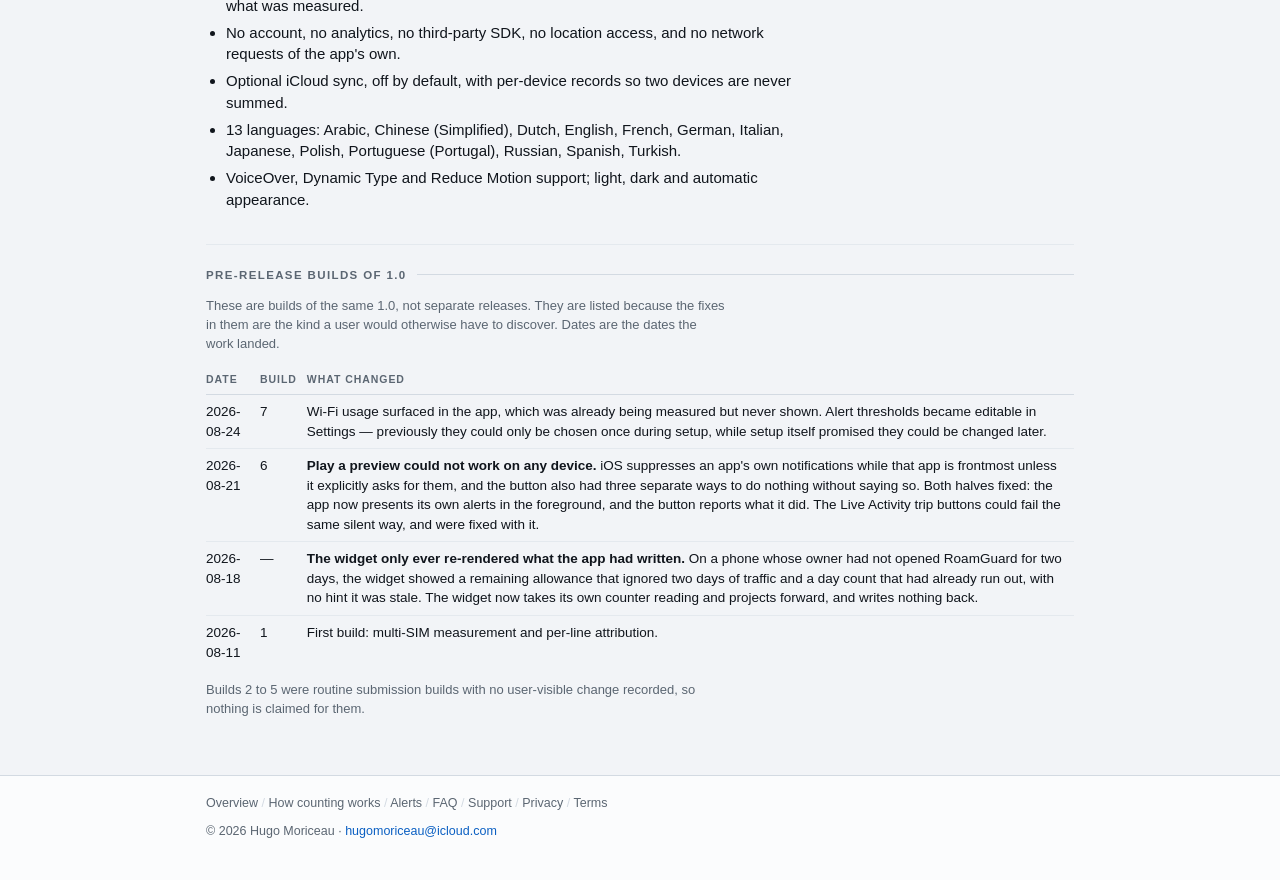
<file: changelog.html>
<!doctype html>
<html lang="en">
<head>
<meta charset="utf-8">
<meta name="viewport" content="width=device-width,initial-scale=1">
<title>Changelog — RoamGuard</title>
<meta name="description" content="RoamGuard version history. Version 1.0 is the only version. What it ships with, and the pre-release build history behind it.">
<meta name="color-scheme" content="dark light">
<link rel="icon" href="assets/icon.png">
<link rel="stylesheet" href="panel.css">
</head>
<body>
<a class="skip" href="#main">Skip to content</a>

<nav class="strip" aria-label="RoamGuard">
<div class="strip-inner">
  <a class="id" href="index.html"><span class="led" aria-hidden="true"></span>RoamGuard</a>
  <a href="index.html">Overview</a>
  <a href="how-counting-works.html">Counting</a>
  <a href="alerts.html">Alerts</a>
  <a href="faq.html">FAQ</a>
  <a href="changelog.html" aria-current="page">Changelog</a>
  <a href="support.html">Support</a>
  <a href="privacy.html">Privacy</a>
  <a href="terms.html">Terms</a>
  <span class="spacer"></span>
  <span class="cell meta">1.0 · build 7</span>
</div>
</nav>

<main id="main">

<header class="hero">
  <h1>Changelog</h1>
  <p class="lede">There is one version of RoamGuard: <b>1.0</b>. Nothing has shipped after it, so nothing after it is listed here. When there is a 1.1, it will appear below this line with what actually changed.</p>
</header>

<section aria-labelledby="v10">
  <h2 id="v10">Release</h2>

  <div class="rel">
    <div class="rel-head">
      <span class="rel-ver">1.0</span>
      <span class="rel-tag">Current</span>
      <span class="rel-date">Build 7 &middot; iOS 18.0+, watchOS 11.0+</span>
    </div>

    <p>The first release. Everything below is in it.</p>

    <h3>Measurement</h3>
    <ul>
      <li>Mobile data measured from the kernel's per-interface byte counters, with 32-bit counter wraps recovered exactly by modular subtraction.</li>
      <li>Reboots detected from system boot time, not inferred from the numbers.</li>
      <li>Rebuilt cellular contexts detected by kernel interface index, so one line re-anchoring never disturbs another.</li>
      <li>Multi-SIM: every cellular context resolved separately and summed afterwards, with per-line attribution on the dashboard and a flag on any line whose context restarted mid-cycle.</li>
      <li>Per-line pool assignment, so a home line and a local eSIM can be charged to different pools.</li>
      <li>Wi-Fi measured and reported separately, never charged against the plan.</li>
      <li>Time spent on each network, sampled while the app is running or granted a background refresh.</li>
    </ul>

    <h3>Forecast</h3>
    <ul>
      <li>Separate home and roaming pools, each with its own allowance, projection and risk level.</li>
      <li>Projected end-of-cycle total from a linear run rate, plus a probability of exceeding derived from the spread of your own daily usage.</li>
      <li>Safe daily pace, daily average, days elapsed and days remaining.</li>
      <li>Billing cycles that clamp correctly in short months, across leap years and daylight-saving changes.</li>
      <li>Risk shown as On track / Watch out / At risk — never by colour alone.</li>
    </ul>

    <h3>Alerts</h3>
    <ul>
      <li>Cycle thresholds at 50, 70, 80, 90, 95, 98 and 100%, each switchable; 50, 80, 90, 95 and 100 on by default.</li>
      <li>Forecast alert when the projection lands past the allowance while you are still inside it.</li>
      <li>Heavy-day alert at 1.8&times; your recent daily average.</li>
      <li>Optional daily budget with alerts at 50, 75 and 100% of it.</li>
      <li>Optional daily summary at an hour you choose.</li>
      <li>Only the 100% alert is Time Sensitive, and only when you leave that switch on.</li>
      <li>Optional pause on Wi-Fi, which still lets the limit alert through.</li>
      <li>Separate sound choices for routine alerts and for reaching the limit, with a working preview.</li>
      <li>Every alert de-duplicated per cycle, or per day for the daily ones.</li>
    </ul>

    <h3>Surfaces</h3>
    <ul>
      <li>Home Screen widgets (small and medium) and Lock Screen widgets (circular, rectangular, inline), which take their own reading rather than re-displaying what the app last wrote.</li>
      <li>A Live Activity scoped to a roaming trip, clearing two minutes after the trip ends.</li>
      <li>Apple Watch app and complications, mirroring the iPhone read-only.</li>
      <li>Siri and Shortcuts actions: remaining mobile data, remaining roaming data, data used today, days left in the cycle, refresh usage, switch roaming on or off.</li>
      <li>CSV and PDF export of daily history.</li>
    </ul>

    <h3>Honesty, privacy and platform</h3>
    <ul>
      <li>A &ldquo;How it works&rdquo; screen stating what iOS does and does not expose, and a card on the dashboard saying the same thing where the numbers are.</li>
      <li>Calibration against your carrier's figure, applied to today's record so earlier days keep what was measured.</li>
      <li>No account, no analytics, no third-party SDK, no location access, and no network requests of the app's own.</li>
      <li>Optional iCloud sync, off by default, with per-device records so two devices are never summed.</li>
      <li>13 languages: Arabic, Chinese (Simplified), Dutch, English, French, German, Italian, Japanese, Polish, Portuguese (Portugal), Russian, Spanish, Turkish.</li>
      <li>VoiceOver, Dynamic Type and Reduce Motion support; light, dark and automatic appearance.</li>
    </ul>
  </div>
</section>

<section aria-labelledby="builds">
  <h2 id="builds">Pre-release builds of 1.0</h2>
  <p class="small dim">These are builds of the same 1.0, not separate releases. They are listed because the fixes in them are the kind a user would otherwise have to discover. Dates are the dates the work landed.</p>
  <div class="tw">
  <table>
    <thead><tr><th>Date</th><th>Build</th><th>What changed</th></tr></thead>
    <tbody>
      <tr>
        <td>2026-08-24</td>
        <td>7</td>
        <td>Wi-Fi usage surfaced in the app, which was already being measured but never shown. Alert thresholds became editable in Settings — previously they could only be chosen once during setup, while setup itself promised they could be changed later.</td>
      </tr>
      <tr>
        <td>2026-08-21</td>
        <td>6</td>
        <td><b>Play a preview could not work on any device.</b> iOS suppresses an app's own notifications while that app is frontmost unless it explicitly asks for them, and the button also had three separate ways to do nothing without saying so. Both halves fixed: the app now presents its own alerts in the foreground, and the button reports what it did. The Live Activity trip buttons could fail the same silent way, and were fixed with it.</td>
      </tr>
      <tr>
        <td>2026-08-18</td>
        <td>&mdash;</td>
        <td><b>The widget only ever re-rendered what the app had written.</b> On a phone whose owner had not opened RoamGuard for two days, the widget showed a remaining allowance that ignored two days of traffic and a day count that had already run out, with no hint it was stale. The widget now takes its own counter reading and projects forward, and writes nothing back.</td>
      </tr>
      <tr>
        <td>2026-08-11</td>
        <td>1</td>
        <td>First build: multi-SIM measurement and per-line attribution.</td>
      </tr>
    </tbody>
  </table>
  </div>
  <p class="small dim">Builds 2 to 5 were routine submission builds with no user-visible change recorded, so nothing is claimed for them.</p>
</section>

</main>

<footer>
<div class="wrap">
  <nav>
    <a href="index.html">Overview</a> <span class="sep">/</span>
    <a href="how-counting-works.html">How counting works</a> <span class="sep">/</span>
    <a href="alerts.html">Alerts</a> <span class="sep">/</span>
    <a href="faq.html">FAQ</a> <span class="sep">/</span>
    <a href="support.html">Support</a> <span class="sep">/</span>
    <a href="privacy.html">Privacy</a> <span class="sep">/</span>
    <a href="terms.html">Terms</a>
  </nav>
  <p class="legal">&copy; 2026 Hugo Moriceau &middot; <a href="mailto:hugomoriceau@icloud.com">hugomoriceau@icloud.com</a></p>
</div>
</footer>

</body>
</html>
</file>
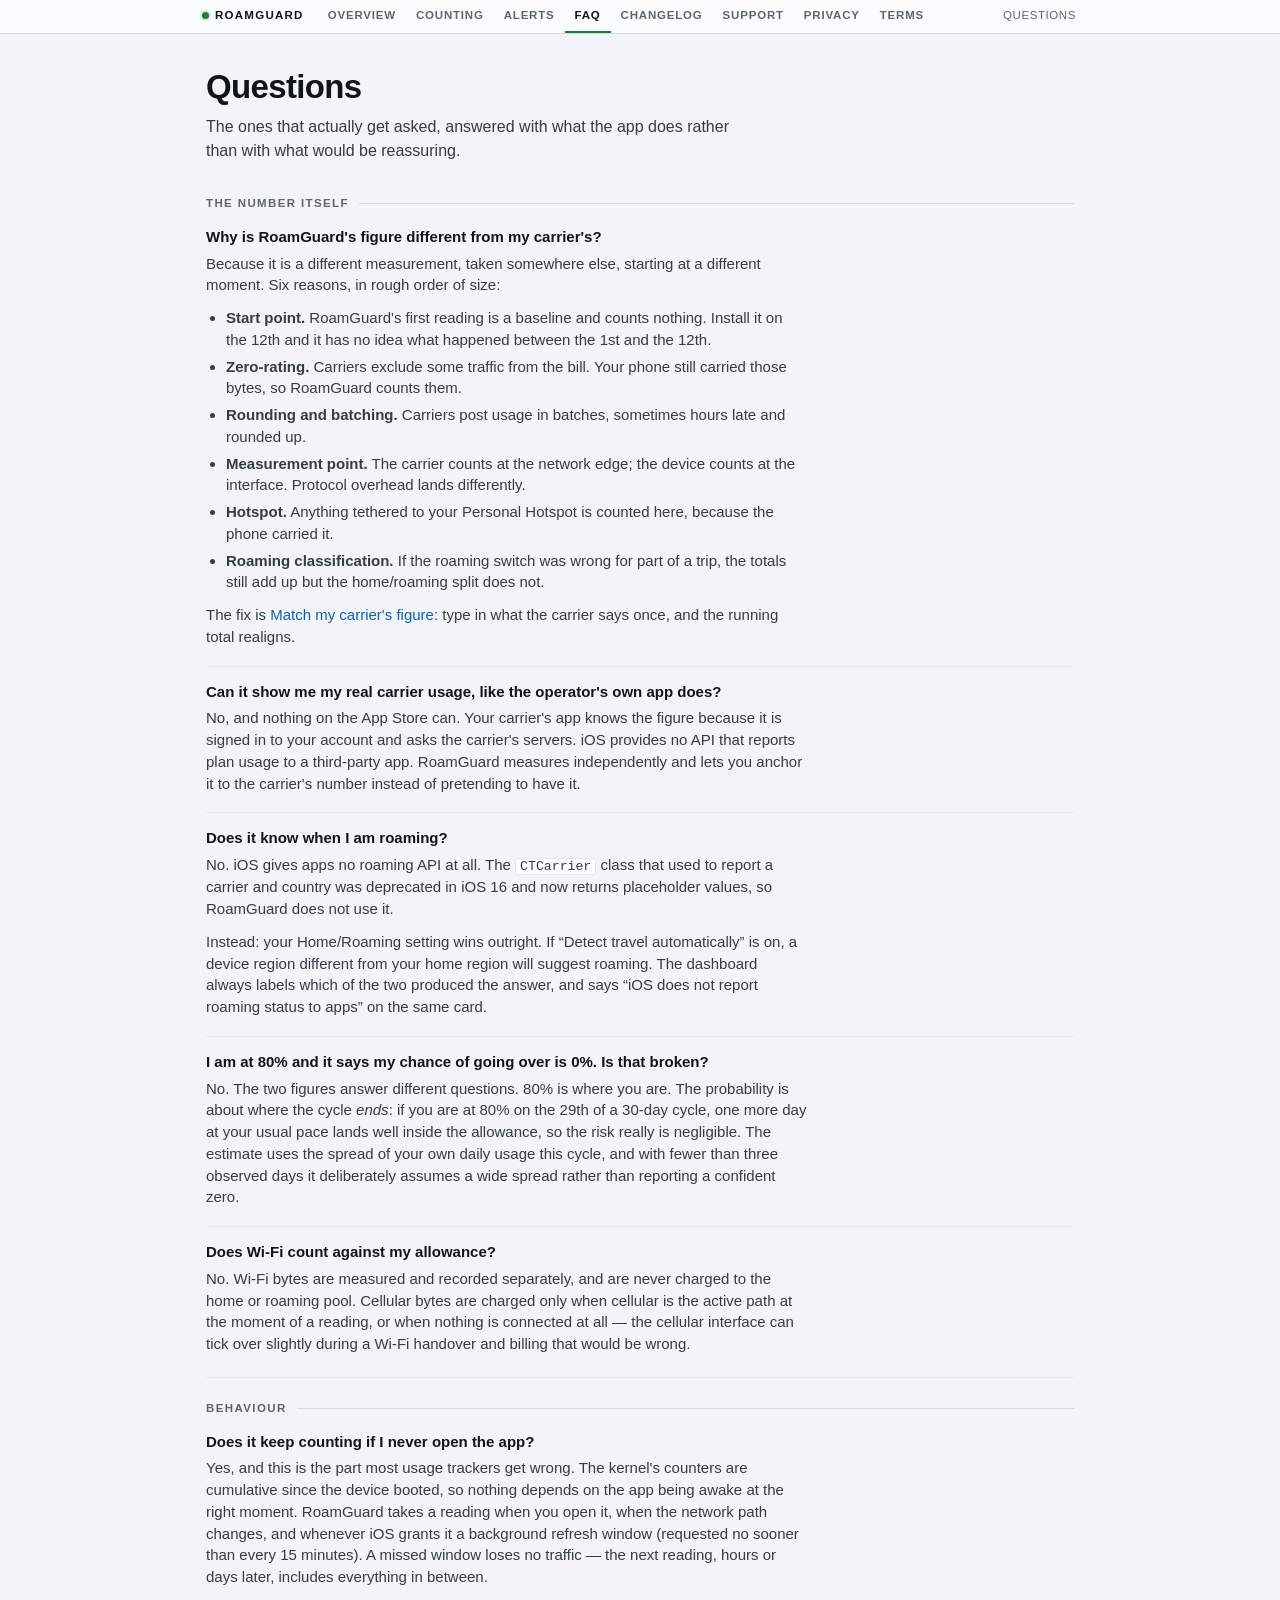
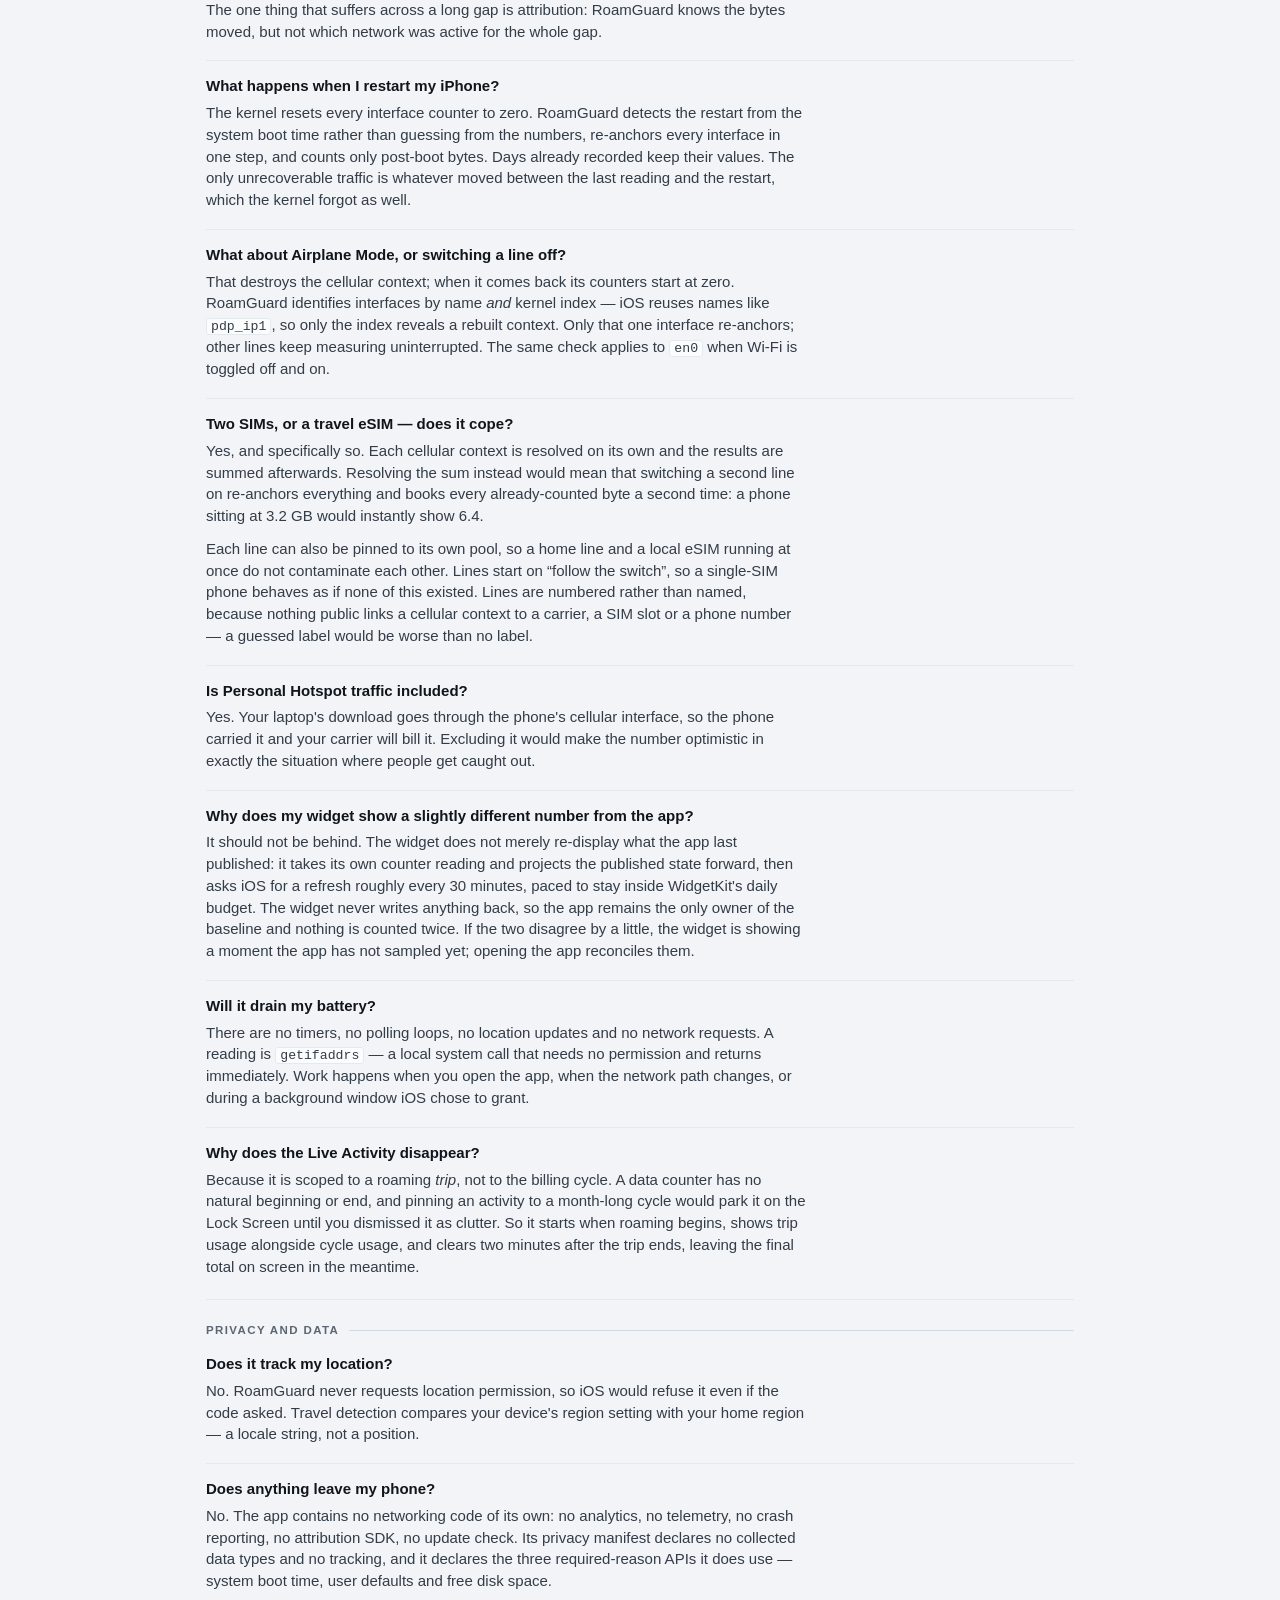
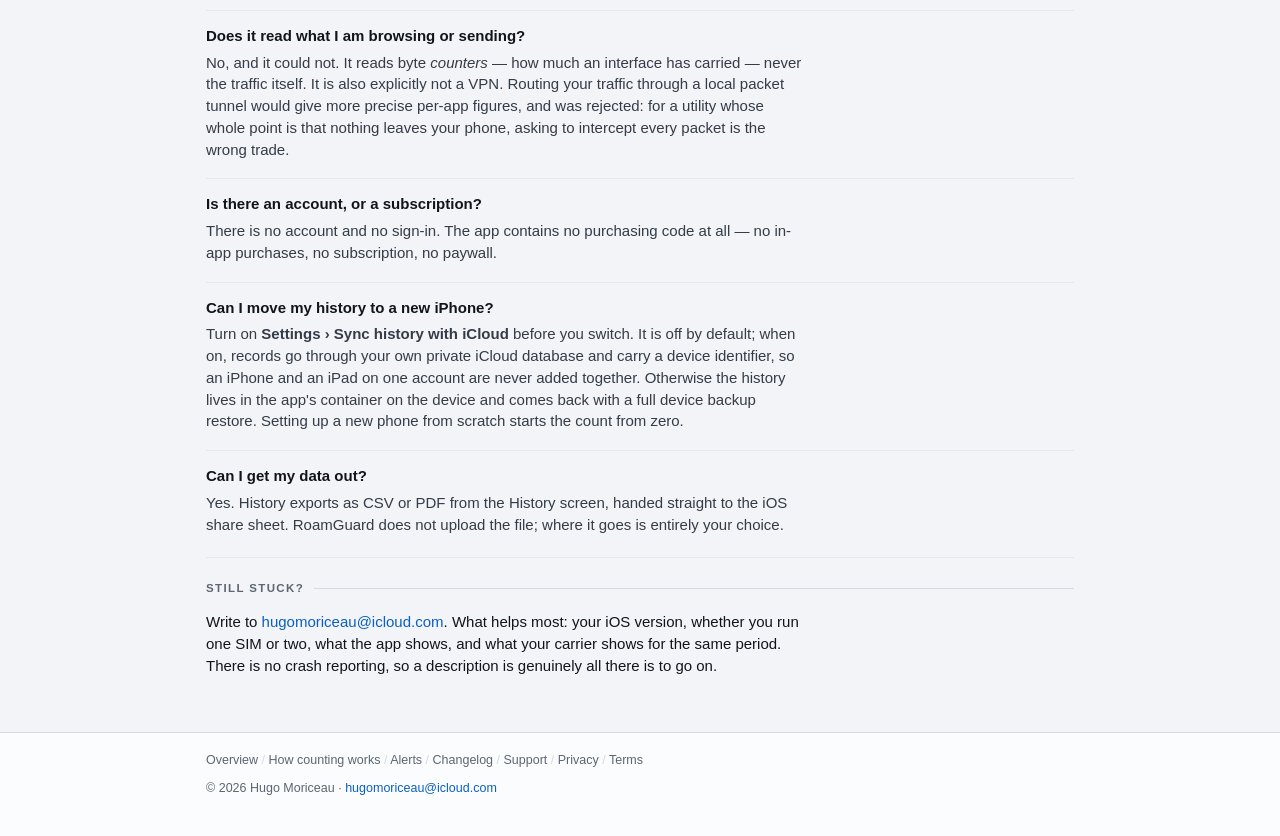
<file: faq.html>
<!doctype html>
<html lang="en">
<head>
<meta charset="utf-8">
<meta name="viewport" content="width=device-width,initial-scale=1">
<title>Questions — RoamGuard</title>
<meta name="description" content="Specific answers about RoamGuard: why its number differs from the carrier's, what happens on reboot, dual SIM and hotspot behaviour, widget refresh, battery cost and privacy.">
<meta name="color-scheme" content="dark light">
<link rel="icon" href="assets/icon.png">
<link rel="stylesheet" href="panel.css">
</head>
<body>
<a class="skip" href="#main">Skip to content</a>

<nav class="strip" aria-label="RoamGuard">
<div class="strip-inner">
  <a class="id" href="index.html"><span class="led" aria-hidden="true"></span>RoamGuard</a>
  <a href="index.html">Overview</a>
  <a href="how-counting-works.html">Counting</a>
  <a href="alerts.html">Alerts</a>
  <a href="faq.html" aria-current="page">FAQ</a>
  <a href="changelog.html">Changelog</a>
  <a href="support.html">Support</a>
  <a href="privacy.html">Privacy</a>
  <a href="terms.html">Terms</a>
  <span class="spacer"></span>
  <span class="cell meta">Questions</span>
</div>
</nav>

<main id="main">

<header class="hero">
  <h1>Questions</h1>
  <p class="lede">The ones that actually get asked, answered with what the app does rather than with what would be reassuring.</p>
</header>

<section aria-labelledby="numbers">
  <h2 id="numbers">The number itself</h2>
  <dl class="qa">

    <dt>Why is RoamGuard's figure different from my carrier's?</dt>
    <dd>
      <p>Because it is a different measurement, taken somewhere else, starting at a different moment. Six reasons, in rough order of size:</p>
      <ul>
        <li><b>Start point.</b> RoamGuard's first reading is a baseline and counts nothing. Install it on the 12th and it has no idea what happened between the 1st and the 12th.</li>
        <li><b>Zero-rating.</b> Carriers exclude some traffic from the bill. Your phone still carried those bytes, so RoamGuard counts them.</li>
        <li><b>Rounding and batching.</b> Carriers post usage in batches, sometimes hours late and rounded up.</li>
        <li><b>Measurement point.</b> The carrier counts at the network edge; the device counts at the interface. Protocol overhead lands differently.</li>
        <li><b>Hotspot.</b> Anything tethered to your Personal Hotspot is counted here, because the phone carried it.</li>
        <li><b>Roaming classification.</b> If the roaming switch was wrong for part of a trip, the totals still add up but the home/roaming split does not.</li>
      </ul>
      <p>The fix is <a href="how-counting-works.html#realign">Match my carrier's figure</a>: type in what the carrier says once, and the running total realigns.</p>
    </dd>

    <dt>Can it show me my real carrier usage, like the operator's own app does?</dt>
    <dd><p>No, and nothing on the App Store can. Your carrier's app knows the figure because it is signed in to your account and asks the carrier's servers. iOS provides no API that reports plan usage to a third-party app. RoamGuard measures independently and lets you anchor it to the carrier's number instead of pretending to have it.</p></dd>

    <dt>Does it know when I am roaming?</dt>
    <dd>
      <p>No. iOS gives apps no roaming API at all. The <code>CTCarrier</code> class that used to report a carrier and country was deprecated in iOS&nbsp;16 and now returns placeholder values, so RoamGuard does not use it.</p>
      <p>Instead: your Home/Roaming setting wins outright. If &ldquo;Detect travel automatically&rdquo; is on, a device region different from your home region will suggest roaming. The dashboard always labels which of the two produced the answer, and says &ldquo;iOS does not report roaming status to apps&rdquo; on the same card.</p>
    </dd>

    <dt>I am at 80% and it says my chance of going over is 0%. Is that broken?</dt>
    <dd><p>No. The two figures answer different questions. 80% is where you are. The probability is about where the cycle <em>ends</em>: if you are at 80% on the 29th of a 30-day cycle, one more day at your usual pace lands well inside the allowance, so the risk really is negligible. The estimate uses the spread of your own daily usage this cycle, and with fewer than three observed days it deliberately assumes a wide spread rather than reporting a confident zero.</p></dd>

    <dt>Does Wi-Fi count against my allowance?</dt>
    <dd><p>No. Wi-Fi bytes are measured and recorded separately, and are never charged to the home or roaming pool. Cellular bytes are charged only when cellular is the active path at the moment of a reading, or when nothing is connected at all — the cellular interface can tick over slightly during a Wi-Fi handover and billing that would be wrong.</p></dd>

  </dl>
</section>

<section aria-labelledby="behaviour">
  <h2 id="behaviour">Behaviour</h2>
  <dl class="qa">

    <dt>Does it keep counting if I never open the app?</dt>
    <dd>
      <p>Yes, and this is the part most usage trackers get wrong. The kernel's counters are cumulative since the device booted, so nothing depends on the app being awake at the right moment. RoamGuard takes a reading when you open it, when the network path changes, and whenever iOS grants it a background refresh window (requested no sooner than every 15 minutes). A missed window loses no traffic — the next reading, hours or days later, includes everything in between.</p>
      <p>The one thing that suffers across a long gap is attribution: RoamGuard knows the bytes moved, but not which network was active for the whole gap.</p>
    </dd>

    <dt>What happens when I restart my iPhone?</dt>
    <dd><p>The kernel resets every interface counter to zero. RoamGuard detects the restart from the system boot time rather than guessing from the numbers, re-anchors every interface in one step, and counts only post-boot bytes. Days already recorded keep their values. The only unrecoverable traffic is whatever moved between the last reading and the restart, which the kernel forgot as well.</p></dd>

    <dt>What about Airplane Mode, or switching a line off?</dt>
    <dd><p>That destroys the cellular context; when it comes back its counters start at zero. RoamGuard identifies interfaces by name <em>and</em> kernel index — iOS reuses names like <code>pdp_ip1</code>, so only the index reveals a rebuilt context. Only that one interface re-anchors; other lines keep measuring uninterrupted. The same check applies to <code>en0</code> when Wi-Fi is toggled off and on.</p></dd>

    <dt>Two SIMs, or a travel eSIM — does it cope?</dt>
    <dd>
      <p>Yes, and specifically so. Each cellular context is resolved on its own and the results are summed afterwards. Resolving the sum instead would mean that switching a second line on re-anchors everything and books every already-counted byte a second time: a phone sitting at 3.2&nbsp;GB would instantly show 6.4.</p>
      <p>Each line can also be pinned to its own pool, so a home line and a local eSIM running at once do not contaminate each other. Lines start on &ldquo;follow the switch&rdquo;, so a single-SIM phone behaves as if none of this existed. Lines are numbered rather than named, because nothing public links a cellular context to a carrier, a SIM slot or a phone number — a guessed label would be worse than no label.</p>
    </dd>

    <dt>Is Personal Hotspot traffic included?</dt>
    <dd><p>Yes. Your laptop's download goes through the phone's cellular interface, so the phone carried it and your carrier will bill it. Excluding it would make the number optimistic in exactly the situation where people get caught out.</p></dd>

    <dt>Why does my widget show a slightly different number from the app?</dt>
    <dd><p>It should not be behind. The widget does not merely re-display what the app last published: it takes its own counter reading and projects the published state forward, then asks iOS for a refresh roughly every 30 minutes, paced to stay inside WidgetKit's daily budget. The widget never writes anything back, so the app remains the only owner of the baseline and nothing is counted twice. If the two disagree by a little, the widget is showing a moment the app has not sampled yet; opening the app reconciles them.</p></dd>

    <dt>Will it drain my battery?</dt>
    <dd><p>There are no timers, no polling loops, no location updates and no network requests. A reading is <code>getifaddrs</code> — a local system call that needs no permission and returns immediately. Work happens when you open the app, when the network path changes, or during a background window iOS chose to grant.</p></dd>

    <dt>Why does the Live Activity disappear?</dt>
    <dd><p>Because it is scoped to a roaming <em>trip</em>, not to the billing cycle. A data counter has no natural beginning or end, and pinning an activity to a month-long cycle would park it on the Lock Screen until you dismissed it as clutter. So it starts when roaming begins, shows trip usage alongside cycle usage, and clears two minutes after the trip ends, leaving the final total on screen in the meantime.</p></dd>

  </dl>
</section>

<section aria-labelledby="privacy">
  <h2 id="privacy">Privacy and data</h2>
  <dl class="qa">

    <dt>Does it track my location?</dt>
    <dd><p>No. RoamGuard never requests location permission, so iOS would refuse it even if the code asked. Travel detection compares your device's region setting with your home region — a locale string, not a position.</p></dd>

    <dt>Does anything leave my phone?</dt>
    <dd><p>No. The app contains no networking code of its own: no analytics, no telemetry, no crash reporting, no attribution SDK, no update check. Its privacy manifest declares no collected data types and no tracking, and it declares the three required-reason APIs it does use — system boot time, user defaults and free disk space.</p></dd>

    <dt>Does it read what I am browsing or sending?</dt>
    <dd><p>No, and it could not. It reads byte <em>counters</em> — how much an interface has carried — never the traffic itself. It is also explicitly not a VPN. Routing your traffic through a local packet tunnel would give more precise per-app figures, and was rejected: for a utility whose whole point is that nothing leaves your phone, asking to intercept every packet is the wrong trade.</p></dd>

    <dt>Is there an account, or a subscription?</dt>
    <dd><p>There is no account and no sign-in. The app contains no purchasing code at all — no in-app purchases, no subscription, no paywall.</p></dd>

    <dt>Can I move my history to a new iPhone?</dt>
    <dd><p>Turn on <b>Settings &rsaquo; Sync history with iCloud</b> before you switch. It is off by default; when on, records go through your own private iCloud database and carry a device identifier, so an iPhone and an iPad on one account are never added together. Otherwise the history lives in the app's container on the device and comes back with a full device backup restore. Setting up a new phone from scratch starts the count from zero.</p></dd>

    <dt>Can I get my data out?</dt>
    <dd><p>Yes. History exports as CSV or PDF from the History screen, handed straight to the iOS share sheet. RoamGuard does not upload the file; where it goes is entirely your choice.</p></dd>

  </dl>
</section>

<section aria-labelledby="support">
  <h2 id="support">Still stuck?</h2>
  <p>Write to <a href="mailto:hugomoriceau@icloud.com">hugomoriceau@icloud.com</a>. What helps most: your iOS version, whether you run one SIM or two, what the app shows, and what your carrier shows for the same period. There is no crash reporting, so a description is genuinely all there is to go on.</p>
</section>

</main>

<footer>
<div class="wrap">
  <nav>
    <a href="index.html">Overview</a> <span class="sep">/</span>
    <a href="how-counting-works.html">How counting works</a> <span class="sep">/</span>
    <a href="alerts.html">Alerts</a> <span class="sep">/</span>
    <a href="changelog.html">Changelog</a> <span class="sep">/</span>
    <a href="support.html">Support</a> <span class="sep">/</span>
    <a href="privacy.html">Privacy</a> <span class="sep">/</span>
    <a href="terms.html">Terms</a>
  </nav>
  <p class="legal">&copy; 2026 Hugo Moriceau &middot; <a href="mailto:hugomoriceau@icloud.com">hugomoriceau@icloud.com</a></p>
</div>
</footer>

</body>
</html>
</file>
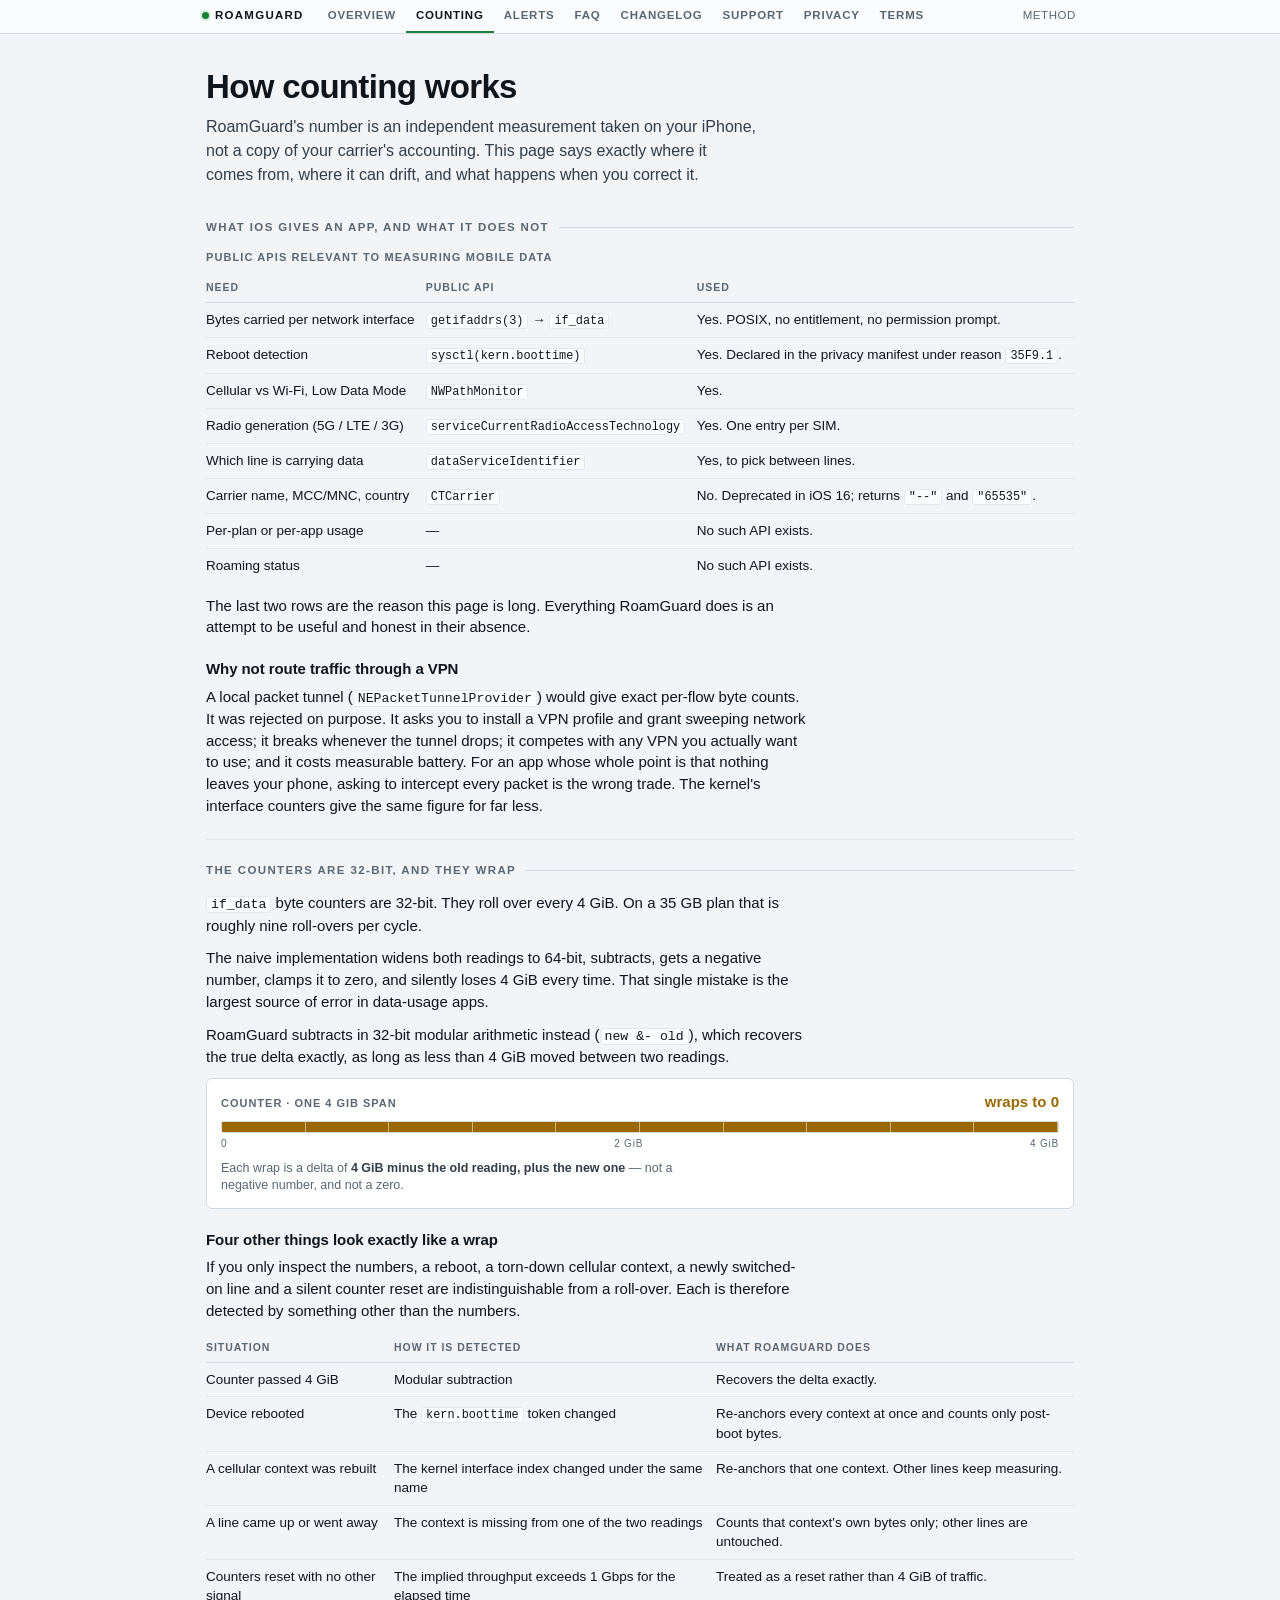
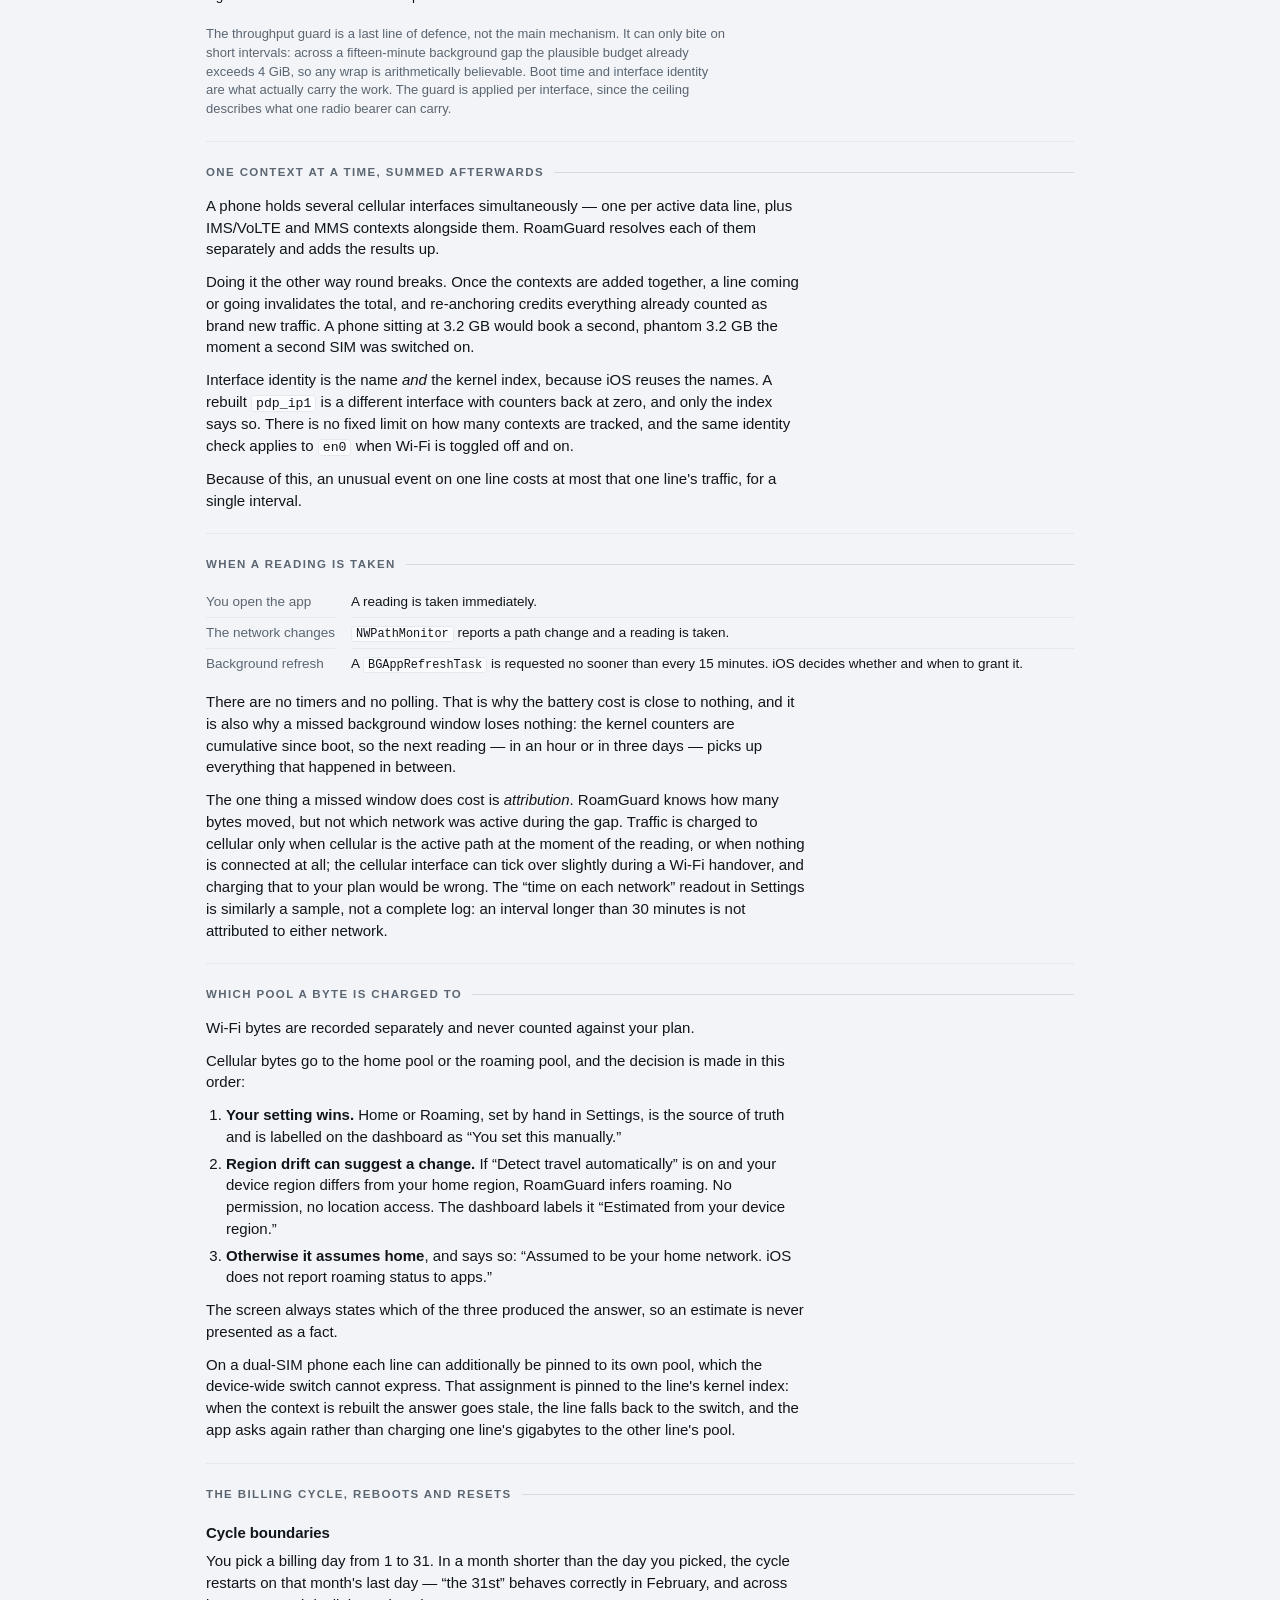
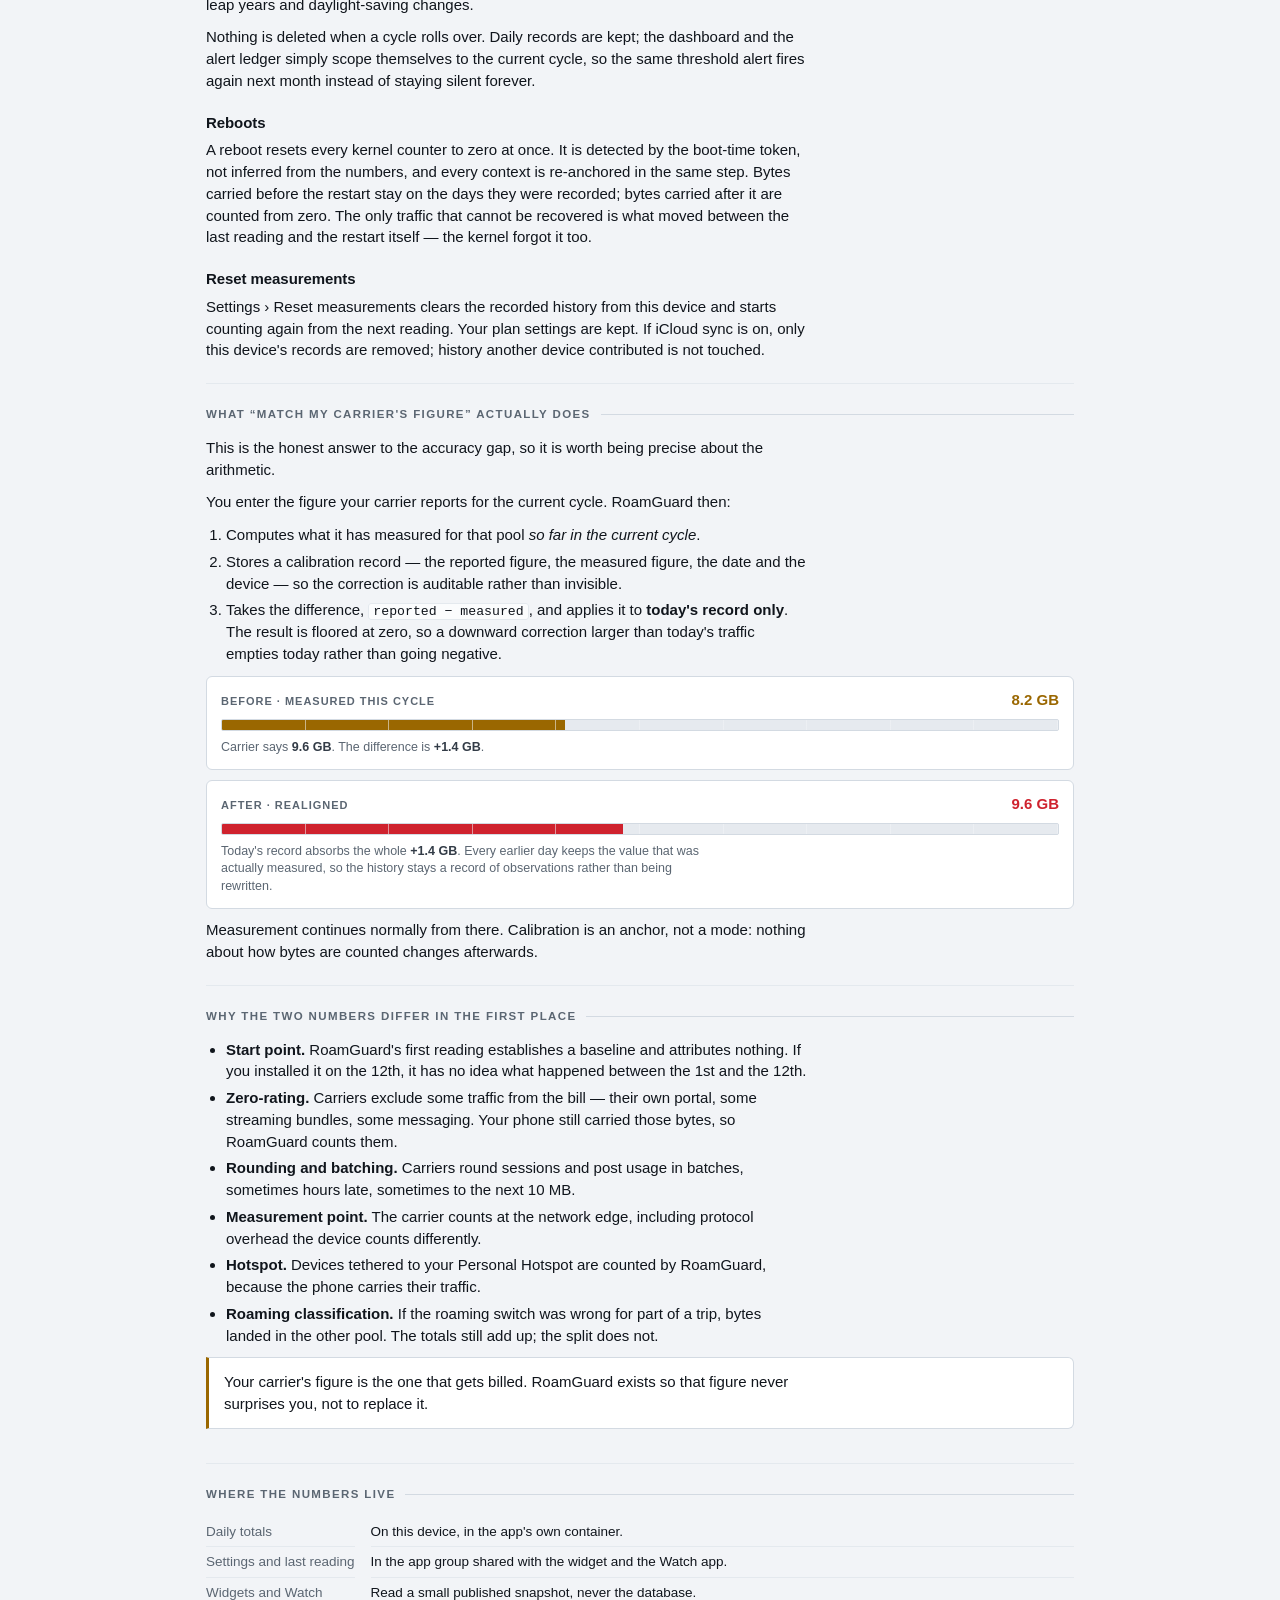
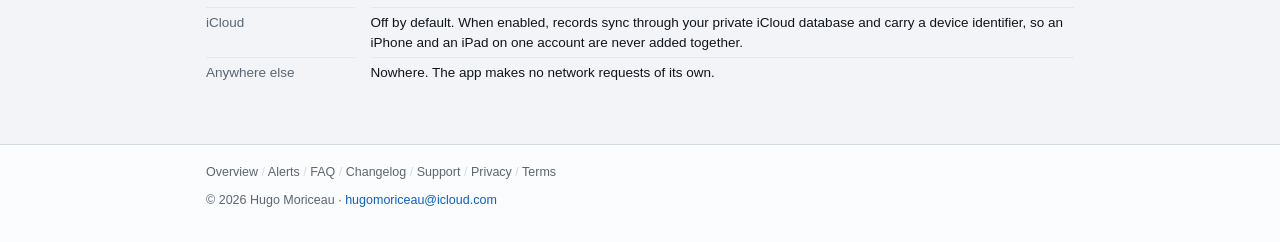
<file: how-counting-works.html>
<!doctype html>
<html lang="en">
<head>
<meta charset="utf-8">
<meta name="viewport" content="width=device-width,initial-scale=1">
<title>How counting works — RoamGuard</title>
<meta name="description" content="The method behind RoamGuard's number: which iOS APIs it reads, how it survives 32-bit counter wraps, reboots and SIM changes, and exactly what realigning to your carrier's figure does.">
<meta name="color-scheme" content="dark light">
<link rel="icon" href="assets/icon.png">
<link rel="stylesheet" href="panel.css">
</head>
<body>
<a class="skip" href="#main">Skip to content</a>

<nav class="strip" aria-label="RoamGuard">
<div class="strip-inner">
  <a class="id" href="index.html"><span class="led" aria-hidden="true"></span>RoamGuard</a>
  <a href="index.html">Overview</a>
  <a href="how-counting-works.html" aria-current="page">Counting</a>
  <a href="alerts.html">Alerts</a>
  <a href="faq.html">FAQ</a>
  <a href="changelog.html">Changelog</a>
  <a href="support.html">Support</a>
  <a href="privacy.html">Privacy</a>
  <a href="terms.html">Terms</a>
  <span class="spacer"></span>
  <span class="cell meta">Method</span>
</div>
</nav>

<main id="main">

<header class="hero">
  <h1>How counting works</h1>
  <p class="lede">RoamGuard's number is an independent measurement taken on your iPhone, not a copy of your carrier's accounting. This page says exactly where it comes from, where it can drift, and what happens when you correct it.</p>
</header>

<section aria-labelledby="available">
  <h2 id="available">What iOS gives an app, and what it does not</h2>
  <div class="tw">
  <table>
    <caption>Public APIs relevant to measuring mobile data</caption>
    <thead><tr><th>Need</th><th>Public API</th><th>Used</th></tr></thead>
    <tbody>
      <tr><td>Bytes carried per network interface</td><td><code>getifaddrs(3)</code> &rarr; <code>if_data</code></td><td>Yes. POSIX, no entitlement, no permission prompt.</td></tr>
      <tr><td>Reboot detection</td><td><code>sysctl(kern.boottime)</code></td><td>Yes. Declared in the privacy manifest under reason <code>35F9.1</code>.</td></tr>
      <tr><td>Cellular vs Wi-Fi, Low Data Mode</td><td><code>NWPathMonitor</code></td><td>Yes.</td></tr>
      <tr><td>Radio generation (5G / LTE / 3G)</td><td><code>serviceCurrentRadioAccessTechnology</code></td><td>Yes. One entry per SIM.</td></tr>
      <tr><td>Which line is carrying data</td><td><code>dataServiceIdentifier</code></td><td>Yes, to pick between lines.</td></tr>
      <tr><td>Carrier name, MCC/MNC, country</td><td><code>CTCarrier</code></td><td>No. Deprecated in iOS&nbsp;16; returns <code>"--"</code> and <code>"65535"</code>.</td></tr>
      <tr><td>Per-plan or per-app usage</td><td>&mdash;</td><td>No such API exists.</td></tr>
      <tr><td>Roaming status</td><td>&mdash;</td><td>No such API exists.</td></tr>
    </tbody>
  </table>
  </div>
  <p>The last two rows are the reason this page is long. Everything RoamGuard does is an attempt to be useful and honest in their absence.</p>

  <h3>Why not route traffic through a VPN</h3>
  <p>A local packet tunnel (<code>NEPacketTunnelProvider</code>) would give exact per-flow byte counts. It was rejected on purpose. It asks you to install a VPN profile and grant sweeping network access; it breaks whenever the tunnel drops; it competes with any VPN you actually want to use; and it costs measurable battery. For an app whose whole point is that nothing leaves your phone, asking to intercept every packet is the wrong trade. The kernel's interface counters give the same figure for far less.</p>
</section>

<section aria-labelledby="wrap">
  <h2 id="wrap">The counters are 32-bit, and they wrap</h2>
  <p><code>if_data</code> byte counters are 32-bit. They roll over every 4&nbsp;GiB. On a 35&nbsp;GB plan that is roughly nine roll-overs per cycle.</p>
  <p>The naive implementation widens both readings to 64-bit, subtracts, gets a negative number, clamps it to zero, and silently loses 4&nbsp;GiB every time. That single mistake is the largest source of error in data-usage apps.</p>
  <p>RoamGuard subtracts in 32-bit modular arithmetic instead (<code>new &amp;- old</code>), which recovers the true delta exactly, as long as less than 4&nbsp;GiB moved between two readings.</p>

  <div class="meter">
    <div class="meter-head">
      <span class="meter-label">Counter · one 4 GiB span</span>
      <span class="meter-value warn">wraps to 0</span>
    </div>
    <div class="track"><i class="fill warn" style="width:100%"></i></div>
    <div class="scale"><span>0</span><span>2 GiB</span><span>4 GiB</span></div>
    <p class="meter-caption">Each wrap is a delta of <b>4&nbsp;GiB minus the old reading, plus the new one</b> — not a negative number, and not a zero.</p>
  </div>

  <h3>Four other things look exactly like a wrap</h3>
  <p>If you only inspect the numbers, a reboot, a torn-down cellular context, a newly switched-on line and a silent counter reset are indistinguishable from a roll-over. Each is therefore detected by something other than the numbers.</p>
  <div class="tw">
  <table>
    <thead><tr><th>Situation</th><th>How it is detected</th><th>What RoamGuard does</th></tr></thead>
    <tbody>
      <tr><td>Counter passed 4 GiB</td><td>Modular subtraction</td><td>Recovers the delta exactly.</td></tr>
      <tr><td>Device rebooted</td><td>The <code>kern.boottime</code> token changed</td><td>Re-anchors every context at once and counts only post-boot bytes.</td></tr>
      <tr><td>A cellular context was rebuilt</td><td>The kernel interface index changed under the same name</td><td>Re-anchors that one context. Other lines keep measuring.</td></tr>
      <tr><td>A line came up or went away</td><td>The context is missing from one of the two readings</td><td>Counts that context's own bytes only; other lines are untouched.</td></tr>
      <tr><td>Counters reset with no other signal</td><td>The implied throughput exceeds 1&nbsp;Gbps for the elapsed time</td><td>Treated as a reset rather than 4 GiB of traffic.</td></tr>
    </tbody>
  </table>
  </div>
  <p class="small dim">The throughput guard is a last line of defence, not the main mechanism. It can only bite on short intervals: across a fifteen-minute background gap the plausible budget already exceeds 4&nbsp;GiB, so any wrap is arithmetically believable. Boot time and interface identity are what actually carry the work. The guard is applied per interface, since the ceiling describes what one radio bearer can carry.</p>
</section>

<section aria-labelledby="multisim">
  <h2 id="multisim">One context at a time, summed afterwards</h2>
  <p>A phone holds several cellular interfaces simultaneously — one per active data line, plus IMS/VoLTE and MMS contexts alongside them. RoamGuard resolves each of them separately and adds the results up.</p>
  <p>Doing it the other way round breaks. Once the contexts are added together, a line coming or going invalidates the total, and re-anchoring credits everything already counted as brand new traffic. A phone sitting at 3.2&nbsp;GB would book a second, phantom 3.2&nbsp;GB the moment a second SIM was switched on.</p>
  <p>Interface identity is the name <em>and</em> the kernel index, because iOS reuses the names. A rebuilt <code>pdp_ip1</code> is a different interface with counters back at zero, and only the index says so. There is no fixed limit on how many contexts are tracked, and the same identity check applies to <code>en0</code> when Wi-Fi is toggled off and on.</p>
  <p>Because of this, an unusual event on one line costs at most that one line's traffic, for a single interval.</p>
</section>

<section aria-labelledby="when">
  <h2 id="when">When a reading is taken</h2>
  <div class="kv">
    <dt>You open the app</dt><dd>A reading is taken immediately.</dd>
    <dt>The network changes</dt><dd><code>NWPathMonitor</code> reports a path change and a reading is taken.</dd>
    <dt>Background refresh</dt><dd>A <code>BGAppRefreshTask</code> is requested no sooner than every 15 minutes. iOS decides whether and when to grant it.</dd>
  </div>
  <p style="margin-top:12px">There are no timers and no polling. That is why the battery cost is close to nothing, and it is also why a missed background window loses nothing: the kernel counters are cumulative since boot, so the next reading &mdash; in an hour or in three days &mdash; picks up everything that happened in between.</p>
  <p>The one thing a missed window does cost is <em>attribution</em>. RoamGuard knows how many bytes moved, but not which network was active during the gap. Traffic is charged to cellular only when cellular is the active path at the moment of the reading, or when nothing is connected at all; the cellular interface can tick over slightly during a Wi-Fi handover, and charging that to your plan would be wrong. The &ldquo;time on each network&rdquo; readout in Settings is similarly a sample, not a complete log: an interval longer than 30 minutes is not attributed to either network.</p>
</section>

<section aria-labelledby="pools">
  <h2 id="pools">Which pool a byte is charged to</h2>
  <p>Wi-Fi bytes are recorded separately and never counted against your plan.</p>
  <p>Cellular bytes go to the home pool or the roaming pool, and the decision is made in this order:</p>
  <ol>
    <li><b>Your setting wins.</b> Home or Roaming, set by hand in Settings, is the source of truth and is labelled on the dashboard as &ldquo;You set this manually.&rdquo;</li>
    <li><b>Region drift can suggest a change.</b> If &ldquo;Detect travel automatically&rdquo; is on and your device region differs from your home region, RoamGuard infers roaming. No permission, no location access. The dashboard labels it &ldquo;Estimated from your device region.&rdquo;</li>
    <li><b>Otherwise it assumes home</b>, and says so: &ldquo;Assumed to be your home network. iOS does not report roaming status to apps.&rdquo;</li>
  </ol>
  <p>The screen always states which of the three produced the answer, so an estimate is never presented as a fact.</p>
  <p>On a dual-SIM phone each line can additionally be pinned to its own pool, which the device-wide switch cannot express. That assignment is pinned to the line's kernel index: when the context is rebuilt the answer goes stale, the line falls back to the switch, and the app asks again rather than charging one line's gigabytes to the other line's pool.</p>
</section>

<section aria-labelledby="cycle">
  <h2 id="cycle">The billing cycle, reboots and resets</h2>
  <h3>Cycle boundaries</h3>
  <p>You pick a billing day from 1 to 31. In a month shorter than the day you picked, the cycle restarts on that month's last day &mdash; &ldquo;the 31st&rdquo; behaves correctly in February, and across leap years and daylight-saving changes.</p>
  <p>Nothing is deleted when a cycle rolls over. Daily records are kept; the dashboard and the alert ledger simply scope themselves to the current cycle, so the same threshold alert fires again next month instead of staying silent forever.</p>
  <h3>Reboots</h3>
  <p>A reboot resets every kernel counter to zero at once. It is detected by the boot-time token, not inferred from the numbers, and every context is re-anchored in the same step. Bytes carried before the restart stay on the days they were recorded; bytes carried after it are counted from zero. The only traffic that cannot be recovered is what moved between the last reading and the restart itself &mdash; the kernel forgot it too.</p>
  <h3>Reset measurements</h3>
  <p>Settings &rsaquo; Reset measurements clears the recorded history from this device and starts counting again from the next reading. Your plan settings are kept. If iCloud sync is on, only this device's records are removed; history another device contributed is not touched.</p>
</section>

<section aria-labelledby="realign">
  <h2 id="realign">What &ldquo;match my carrier's figure&rdquo; actually does</h2>
  <p>This is the honest answer to the accuracy gap, so it is worth being precise about the arithmetic.</p>
  <p>You enter the figure your carrier reports for the current cycle. RoamGuard then:</p>
  <ol>
    <li>Computes what it has measured for that pool <em>so far in the current cycle</em>.</li>
    <li>Stores a calibration record — the reported figure, the measured figure, the date and the device — so the correction is auditable rather than invisible.</li>
    <li>Takes the difference, <code>reported &minus; measured</code>, and applies it to <b>today's record only</b>. The result is floored at zero, so a downward correction larger than today's traffic empties today rather than going negative.</li>
  </ol>

  <div class="meter">
    <div class="meter-head">
      <span class="meter-label">Before · measured this cycle</span>
      <span class="meter-value warn">8.2 GB</span>
    </div>
    <div class="track"><i class="fill warn" style="width:41%"></i></div>
    <p class="meter-caption">Carrier says <b>9.6&nbsp;GB</b>. The difference is <b>+1.4&nbsp;GB</b>.</p>
  </div>
  <div class="meter">
    <div class="meter-head">
      <span class="meter-label">After · realigned</span>
      <span class="meter-value over">9.6 GB</span>
    </div>
    <div class="track"><i class="fill over" style="width:48%"></i></div>
    <p class="meter-caption">Today's record absorbs the whole <b>+1.4&nbsp;GB</b>. Every earlier day keeps the value that was actually measured, so the history stays a record of observations rather than being rewritten.</p>
  </div>

  <p>Measurement continues normally from there. Calibration is an anchor, not a mode: nothing about how bytes are counted changes afterwards.</p>
</section>

<section aria-labelledby="drift">
  <h2 id="drift">Why the two numbers differ in the first place</h2>
  <ul>
    <li><b>Start point.</b> RoamGuard's first reading establishes a baseline and attributes nothing. If you installed it on the 12th, it has no idea what happened between the 1st and the 12th.</li>
    <li><b>Zero-rating.</b> Carriers exclude some traffic from the bill &mdash; their own portal, some streaming bundles, some messaging. Your phone still carried those bytes, so RoamGuard counts them.</li>
    <li><b>Rounding and batching.</b> Carriers round sessions and post usage in batches, sometimes hours late, sometimes to the next 10&nbsp;MB.</li>
    <li><b>Measurement point.</b> The carrier counts at the network edge, including protocol overhead the device counts differently.</li>
    <li><b>Hotspot.</b> Devices tethered to your Personal Hotspot are counted by RoamGuard, because the phone carries their traffic.</li>
    <li><b>Roaming classification.</b> If the roaming switch was wrong for part of a trip, bytes landed in the other pool. The totals still add up; the split does not.</li>
  </ul>
  <div class="note">
    <p>Your carrier's figure is the one that gets billed. RoamGuard exists so that figure never surprises you, not to replace it.</p>
  </div>
</section>

<section aria-labelledby="storage">
  <h2 id="storage">Where the numbers live</h2>
  <div class="kv">
    <dt>Daily totals</dt><dd>On this device, in the app's own container.</dd>
    <dt>Settings and last reading</dt><dd>In the app group shared with the widget and the Watch app.</dd>
    <dt>Widgets and Watch</dt><dd>Read a small published snapshot, never the database.</dd>
    <dt>iCloud</dt><dd>Off by default. When enabled, records sync through your private iCloud database and carry a device identifier, so an iPhone and an iPad on one account are never added together.</dd>
    <dt>Anywhere else</dt><dd>Nowhere. The app makes no network requests of its own.</dd>
  </div>
</section>

</main>

<footer>
<div class="wrap">
  <nav>
    <a href="index.html">Overview</a> <span class="sep">/</span>
    <a href="alerts.html">Alerts</a> <span class="sep">/</span>
    <a href="faq.html">FAQ</a> <span class="sep">/</span>
    <a href="changelog.html">Changelog</a> <span class="sep">/</span>
    <a href="support.html">Support</a> <span class="sep">/</span>
    <a href="privacy.html">Privacy</a> <span class="sep">/</span>
    <a href="terms.html">Terms</a>
  </nav>
  <p class="legal">&copy; 2026 Hugo Moriceau &middot; <a href="mailto:hugomoriceau@icloud.com">hugomoriceau@icloud.com</a></p>
</div>
</footer>

</body>
</html>
</file>
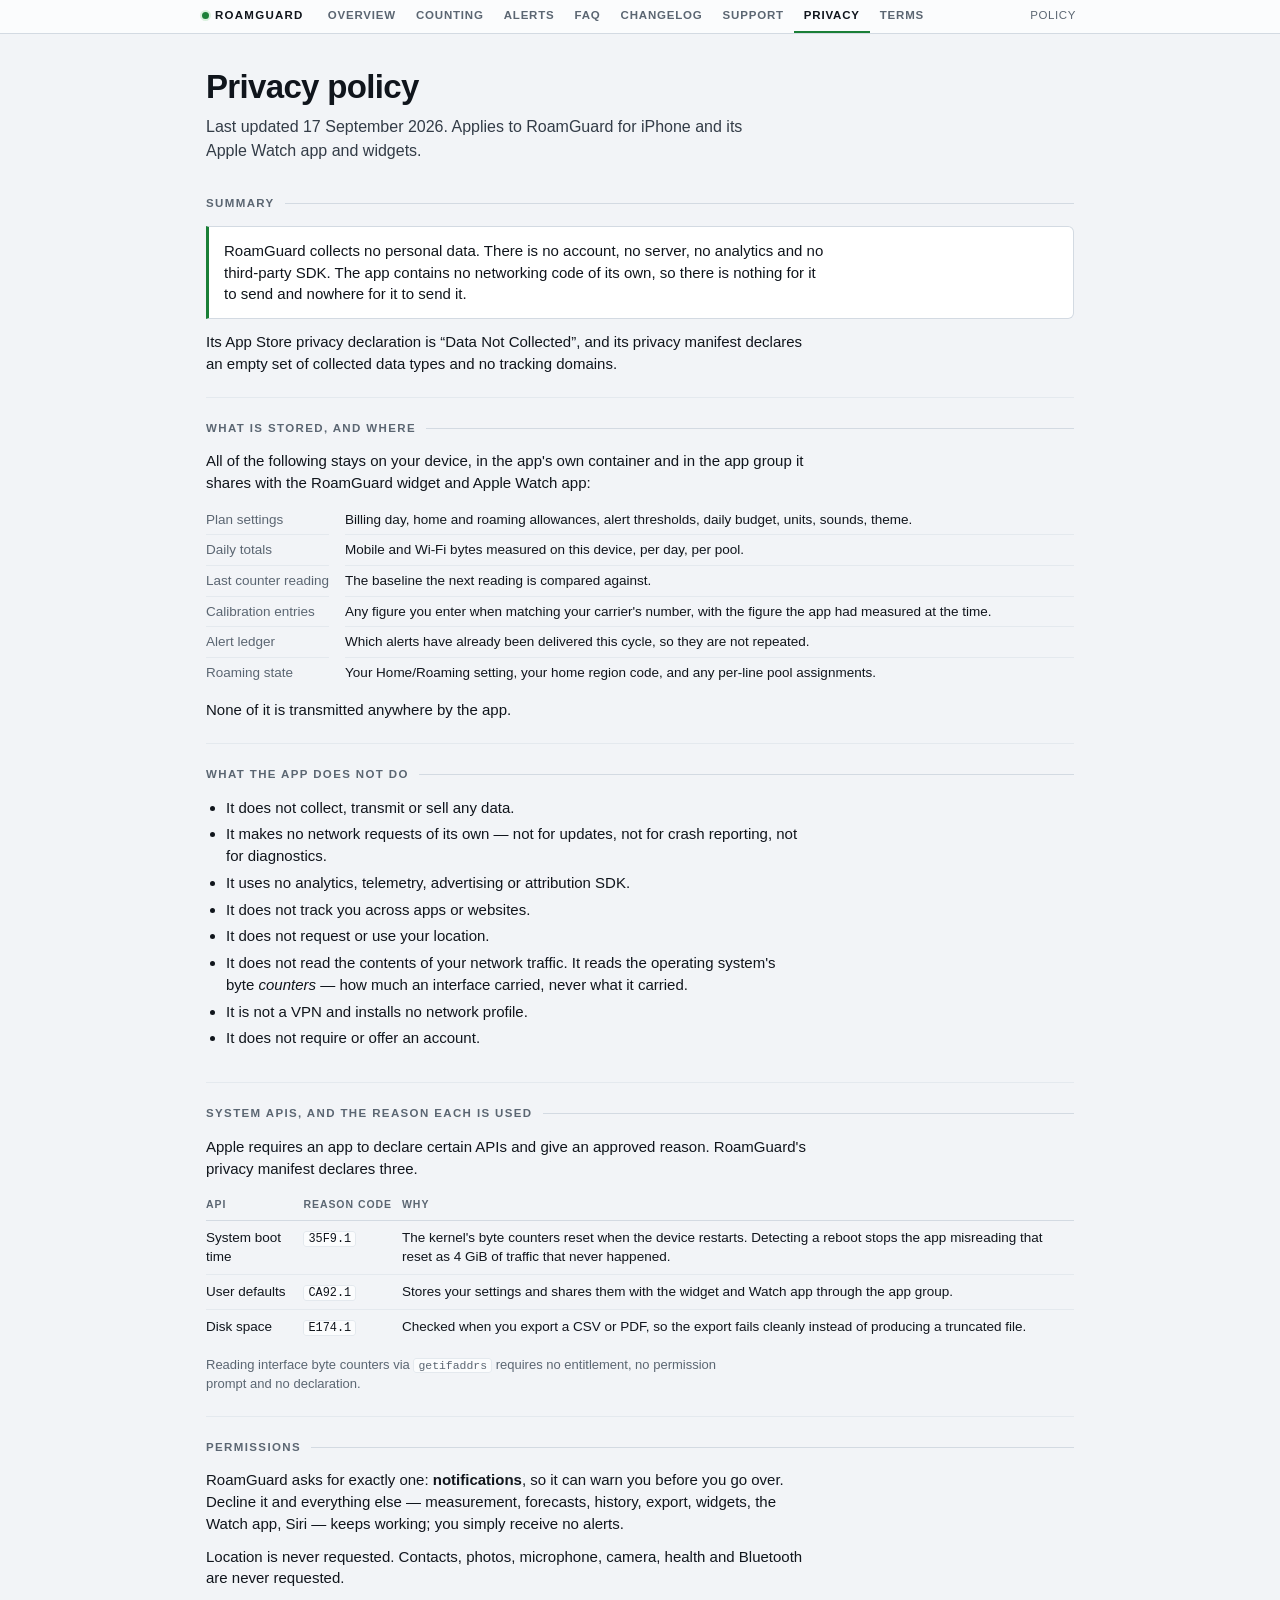
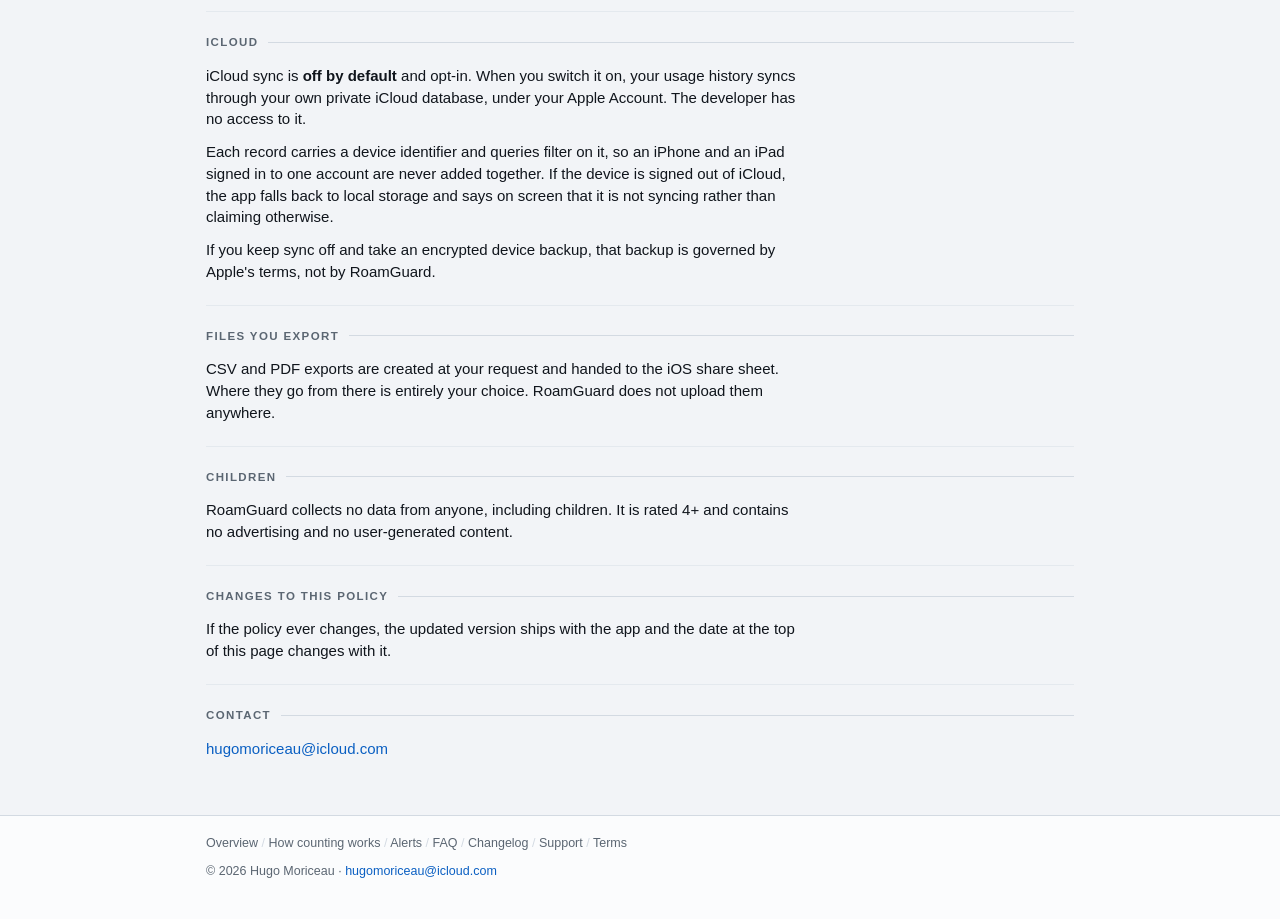
<file: privacy.html>
<!doctype html>
<html lang="en">
<head>
<meta charset="utf-8">
<meta name="viewport" content="width=device-width,initial-scale=1">
<title>Privacy policy — RoamGuard</title>
<meta name="description" content="RoamGuard's privacy policy: no data collected, no account, no analytics, no location, and no network requests of the app's own. What is stored on your device and why.">
<meta name="color-scheme" content="dark light">
<link rel="icon" href="assets/icon.png">
<link rel="stylesheet" href="panel.css">
</head>
<body>
<a class="skip" href="#main">Skip to content</a>

<nav class="strip" aria-label="RoamGuard">
<div class="strip-inner">
  <a class="id" href="index.html"><span class="led" aria-hidden="true"></span>RoamGuard</a>
  <a href="index.html">Overview</a>
  <a href="how-counting-works.html">Counting</a>
  <a href="alerts.html">Alerts</a>
  <a href="faq.html">FAQ</a>
  <a href="changelog.html">Changelog</a>
  <a href="support.html">Support</a>
  <a href="privacy.html" aria-current="page">Privacy</a>
  <a href="terms.html">Terms</a>
  <span class="spacer"></span>
  <span class="cell meta">Policy</span>
</div>
</nav>

<main id="main">

<header class="hero">
  <h1>Privacy policy</h1>
  <p class="lede">Last updated 17 September 2026. Applies to RoamGuard for iPhone and its Apple&nbsp;Watch app and widgets.</p>
</header>

<section aria-labelledby="summary">
  <h2 id="summary">Summary</h2>
  <div class="note ok">
    <p>RoamGuard collects no personal data. There is no account, no server, no analytics and no third-party SDK. The app contains no networking code of its own, so there is nothing for it to send and nowhere for it to send it.</p>
  </div>
  <p>Its App Store privacy declaration is &ldquo;Data Not Collected&rdquo;, and its privacy manifest declares an empty set of collected data types and no tracking domains.</p>
</section>

<section aria-labelledby="stored">
  <h2 id="stored">What is stored, and where</h2>
  <p>All of the following stays on your device, in the app's own container and in the app group it shares with the RoamGuard widget and Apple&nbsp;Watch app:</p>
  <div class="kv">
    <dt>Plan settings</dt><dd>Billing day, home and roaming allowances, alert thresholds, daily budget, units, sounds, theme.</dd>
    <dt>Daily totals</dt><dd>Mobile and Wi-Fi bytes measured on this device, per day, per pool.</dd>
    <dt>Last counter reading</dt><dd>The baseline the next reading is compared against.</dd>
    <dt>Calibration entries</dt><dd>Any figure you enter when matching your carrier's number, with the figure the app had measured at the time.</dd>
    <dt>Alert ledger</dt><dd>Which alerts have already been delivered this cycle, so they are not repeated.</dd>
    <dt>Roaming state</dt><dd>Your Home/Roaming setting, your home region code, and any per-line pool assignments.</dd>
  </div>
  <p style="margin-top:12px">None of it is transmitted anywhere by the app.</p>
</section>

<section aria-labelledby="not">
  <h2 id="not">What the app does not do</h2>
  <ul>
    <li>It does not collect, transmit or sell any data.</li>
    <li>It makes no network requests of its own — not for updates, not for crash reporting, not for diagnostics.</li>
    <li>It uses no analytics, telemetry, advertising or attribution SDK.</li>
    <li>It does not track you across apps or websites.</li>
    <li>It does not request or use your location.</li>
    <li>It does not read the contents of your network traffic. It reads the operating system's byte <em>counters</em> — how much an interface carried, never what it carried.</li>
    <li>It is not a VPN and installs no network profile.</li>
    <li>It does not require or offer an account.</li>
  </ul>
</section>

<section aria-labelledby="apis">
  <h2 id="apis">System APIs, and the reason each is used</h2>
  <p>Apple requires an app to declare certain APIs and give an approved reason. RoamGuard's privacy manifest declares three.</p>
  <div class="tw">
  <table>
    <thead><tr><th>API</th><th>Reason code</th><th>Why</th></tr></thead>
    <tbody>
      <tr><td>System boot time</td><td><code>35F9.1</code></td><td>The kernel's byte counters reset when the device restarts. Detecting a reboot stops the app misreading that reset as 4&nbsp;GiB of traffic that never happened.</td></tr>
      <tr><td>User defaults</td><td><code>CA92.1</code></td><td>Stores your settings and shares them with the widget and Watch app through the app group.</td></tr>
      <tr><td>Disk space</td><td><code>E174.1</code></td><td>Checked when you export a CSV or PDF, so the export fails cleanly instead of producing a truncated file.</td></tr>
    </tbody>
  </table>
  </div>
  <p class="small dim">Reading interface byte counters via <code>getifaddrs</code> requires no entitlement, no permission prompt and no declaration.</p>
</section>

<section aria-labelledby="permissions">
  <h2 id="permissions">Permissions</h2>
  <p>RoamGuard asks for exactly one: <b>notifications</b>, so it can warn you before you go over. Decline it and everything else — measurement, forecasts, history, export, widgets, the Watch app, Siri — keeps working; you simply receive no alerts.</p>
  <p>Location is never requested. Contacts, photos, microphone, camera, health and Bluetooth are never requested.</p>
</section>

<section aria-labelledby="icloud">
  <h2 id="icloud">iCloud</h2>
  <p>iCloud sync is <b>off by default</b> and opt-in. When you switch it on, your usage history syncs through your own private iCloud database, under your Apple Account. The developer has no access to it.</p>
  <p>Each record carries a device identifier and queries filter on it, so an iPhone and an iPad signed in to one account are never added together. If the device is signed out of iCloud, the app falls back to local storage and says on screen that it is not syncing rather than claiming otherwise.</p>
  <p>If you keep sync off and take an encrypted device backup, that backup is governed by Apple's terms, not by RoamGuard.</p>
</section>

<section aria-labelledby="exports">
  <h2 id="exports">Files you export</h2>
  <p>CSV and PDF exports are created at your request and handed to the iOS share sheet. Where they go from there is entirely your choice. RoamGuard does not upload them anywhere.</p>
</section>

<section aria-labelledby="children">
  <h2 id="children">Children</h2>
  <p>RoamGuard collects no data from anyone, including children. It is rated 4+ and contains no advertising and no user-generated content.</p>
</section>

<section aria-labelledby="changes">
  <h2 id="changes">Changes to this policy</h2>
  <p>If the policy ever changes, the updated version ships with the app and the date at the top of this page changes with it.</p>
</section>

<section aria-labelledby="contact">
  <h2 id="contact">Contact</h2>
  <p><a href="mailto:hugomoriceau@icloud.com">hugomoriceau@icloud.com</a></p>
</section>

</main>

<footer>
<div class="wrap">
  <nav>
    <a href="index.html">Overview</a> <span class="sep">/</span>
    <a href="how-counting-works.html">How counting works</a> <span class="sep">/</span>
    <a href="alerts.html">Alerts</a> <span class="sep">/</span>
    <a href="faq.html">FAQ</a> <span class="sep">/</span>
    <a href="changelog.html">Changelog</a> <span class="sep">/</span>
    <a href="support.html">Support</a> <span class="sep">/</span>
    <a href="terms.html">Terms</a>
  </nav>
  <p class="legal">&copy; 2026 Hugo Moriceau &middot; <a href="mailto:hugomoriceau@icloud.com">hugomoriceau@icloud.com</a></p>
</div>
</footer>

</body>
</html>
</file>
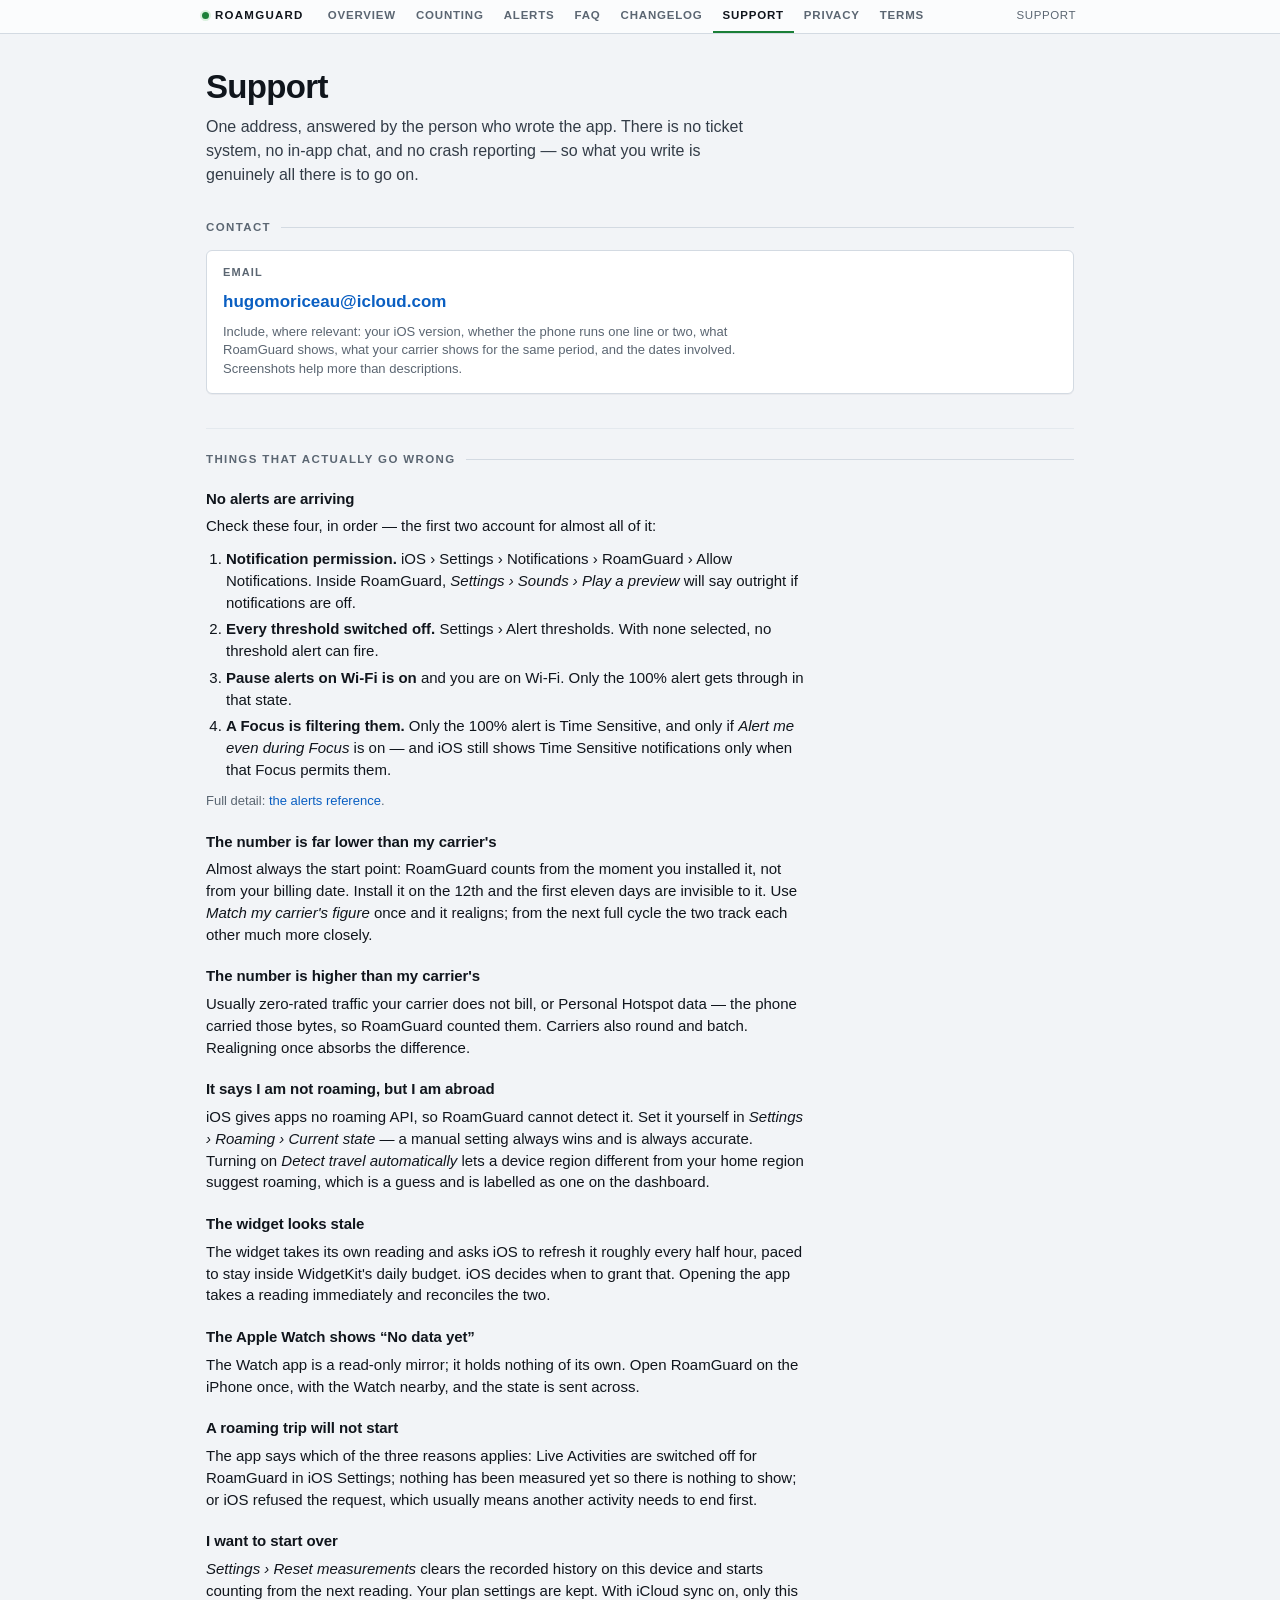
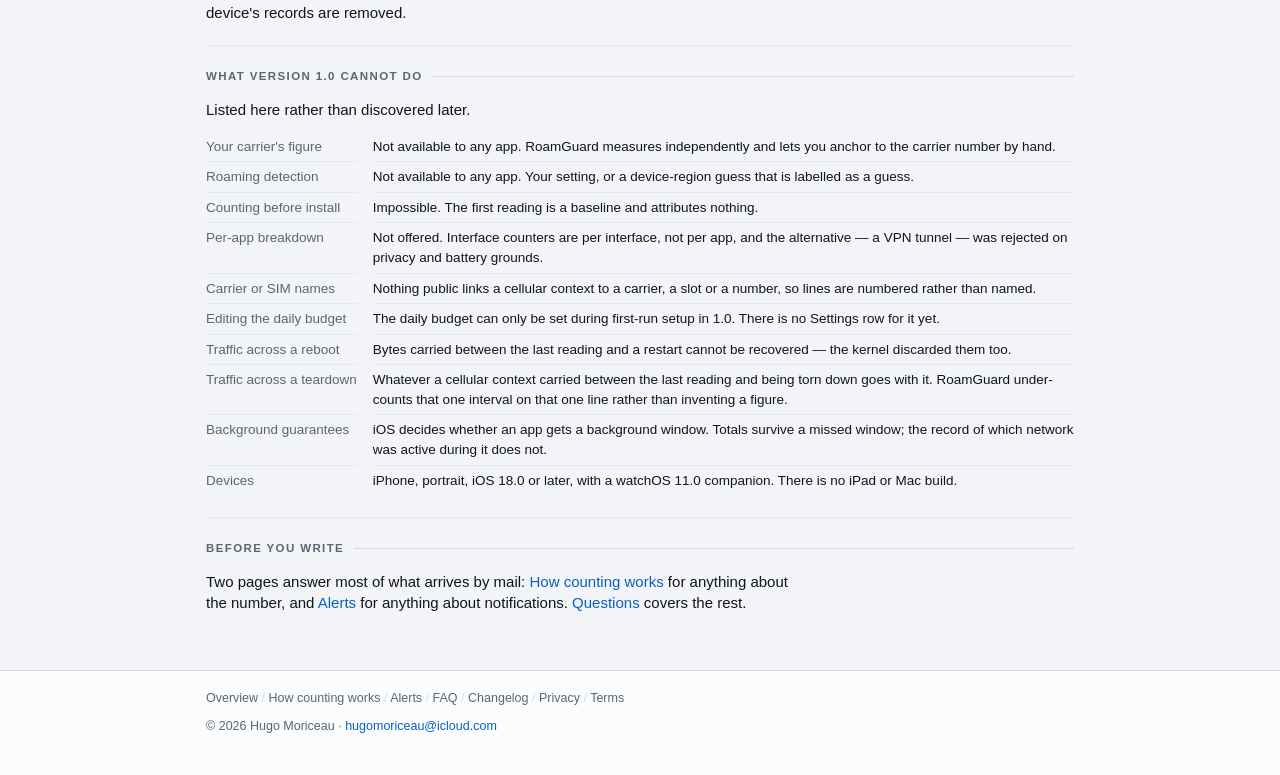
<file: support.html>
<!doctype html>
<html lang="en">
<head>
<meta charset="utf-8">
<meta name="viewport" content="width=device-width,initial-scale=1">
<title>Support — RoamGuard</title>
<meta name="description" content="RoamGuard support: how to reach a human, what to include, fixes for the things that actually go wrong, and a plain list of what version 1.0 cannot do.">
<meta name="color-scheme" content="dark light">
<link rel="icon" href="assets/icon.png">
<link rel="stylesheet" href="panel.css">
</head>
<body>
<a class="skip" href="#main">Skip to content</a>

<nav class="strip" aria-label="RoamGuard">
<div class="strip-inner">
  <a class="id" href="index.html"><span class="led" aria-hidden="true"></span>RoamGuard</a>
  <a href="index.html">Overview</a>
  <a href="how-counting-works.html">Counting</a>
  <a href="alerts.html">Alerts</a>
  <a href="faq.html">FAQ</a>
  <a href="changelog.html">Changelog</a>
  <a href="support.html" aria-current="page">Support</a>
  <a href="privacy.html">Privacy</a>
  <a href="terms.html">Terms</a>
  <span class="spacer"></span>
  <span class="cell meta">Support</span>
</div>
</nav>

<main id="main">

<header class="hero">
  <h1>Support</h1>
  <p class="lede">One address, answered by the person who wrote the app. There is no ticket system, no in-app chat, and no crash reporting — so what you write is genuinely all there is to go on.</p>
</header>

<section aria-labelledby="contact">
  <h2 id="contact">Contact</h2>
  <div class="panel">
    <p class="panel-title">Email</p>
    <p style="font-size:17px;font-weight:650;margin:0 0 8px"><a href="mailto:hugomoriceau@icloud.com">hugomoriceau@icloud.com</a></p>
    <p class="small dim">Include, where relevant: your iOS version, whether the phone runs one line or two, what RoamGuard shows, what your carrier shows for the same period, and the dates involved. Screenshots help more than descriptions.</p>
  </div>
</section>

<section aria-labelledby="fixes">
  <h2 id="fixes">Things that actually go wrong</h2>

  <h3>No alerts are arriving</h3>
  <p>Check these four, in order — the first two account for almost all of it:</p>
  <ol>
    <li><b>Notification permission.</b> iOS &rsaquo; Settings &rsaquo; Notifications &rsaquo; RoamGuard &rsaquo; Allow Notifications. Inside RoamGuard, <em>Settings &rsaquo; Sounds &rsaquo; Play a preview</em> will say outright if notifications are off.</li>
    <li><b>Every threshold switched off.</b> Settings &rsaquo; Alert thresholds. With none selected, no threshold alert can fire.</li>
    <li><b>Pause alerts on Wi-Fi is on</b> and you are on Wi-Fi. Only the 100% alert gets through in that state.</li>
    <li><b>A Focus is filtering them.</b> Only the 100% alert is Time Sensitive, and only if <em>Alert me even during Focus</em> is on — and iOS still shows Time Sensitive notifications only when that Focus permits them.</li>
  </ol>
  <p class="small dim">Full detail: <a href="alerts.html">the alerts reference</a>.</p>

  <h3>The number is far lower than my carrier's</h3>
  <p>Almost always the start point: RoamGuard counts from the moment you installed it, not from your billing date. Install it on the 12th and the first eleven days are invisible to it. Use <em>Match my carrier's figure</em> once and it realigns; from the next full cycle the two track each other much more closely.</p>

  <h3>The number is higher than my carrier's</h3>
  <p>Usually zero-rated traffic your carrier does not bill, or Personal Hotspot data — the phone carried those bytes, so RoamGuard counted them. Carriers also round and batch. Realigning once absorbs the difference.</p>

  <h3>It says I am not roaming, but I am abroad</h3>
  <p>iOS gives apps no roaming API, so RoamGuard cannot detect it. Set it yourself in <em>Settings &rsaquo; Roaming &rsaquo; Current state</em> — a manual setting always wins and is always accurate. Turning on <em>Detect travel automatically</em> lets a device region different from your home region suggest roaming, which is a guess and is labelled as one on the dashboard.</p>

  <h3>The widget looks stale</h3>
  <p>The widget takes its own reading and asks iOS to refresh it roughly every half hour, paced to stay inside WidgetKit's daily budget. iOS decides when to grant that. Opening the app takes a reading immediately and reconciles the two.</p>

  <h3>The Apple Watch shows &ldquo;No data yet&rdquo;</h3>
  <p>The Watch app is a read-only mirror; it holds nothing of its own. Open RoamGuard on the iPhone once, with the Watch nearby, and the state is sent across.</p>

  <h3>A roaming trip will not start</h3>
  <p>The app says which of the three reasons applies: Live Activities are switched off for RoamGuard in iOS Settings; nothing has been measured yet so there is nothing to show; or iOS refused the request, which usually means another activity needs to end first.</p>

  <h3>I want to start over</h3>
  <p><em>Settings &rsaquo; Reset measurements</em> clears the recorded history on this device and starts counting from the next reading. Your plan settings are kept. With iCloud sync on, only this device's records are removed.</p>
</section>

<section aria-labelledby="known">
  <h2 id="known">What version 1.0 cannot do</h2>
  <p>Listed here rather than discovered later.</p>
  <div class="kv">
    <dt>Your carrier's figure</dt><dd>Not available to any app. RoamGuard measures independently and lets you anchor to the carrier number by hand.</dd>
    <dt>Roaming detection</dt><dd>Not available to any app. Your setting, or a device-region guess that is labelled as a guess.</dd>
    <dt>Counting before install</dt><dd>Impossible. The first reading is a baseline and attributes nothing.</dd>
    <dt>Per-app breakdown</dt><dd>Not offered. Interface counters are per interface, not per app, and the alternative — a VPN tunnel — was rejected on privacy and battery grounds.</dd>
    <dt>Carrier or SIM names</dt><dd>Nothing public links a cellular context to a carrier, a slot or a number, so lines are numbered rather than named.</dd>
    <dt>Editing the daily budget</dt><dd>The daily budget can only be set during first-run setup in 1.0. There is no Settings row for it yet.</dd>
    <dt>Traffic across a reboot</dt><dd>Bytes carried between the last reading and a restart cannot be recovered — the kernel discarded them too.</dd>
    <dt>Traffic across a teardown</dt><dd>Whatever a cellular context carried between the last reading and being torn down goes with it. RoamGuard under-counts that one interval on that one line rather than inventing a figure.</dd>
    <dt>Background guarantees</dt><dd>iOS decides whether an app gets a background window. Totals survive a missed window; the record of which network was active during it does not.</dd>
    <dt>Devices</dt><dd>iPhone, portrait, iOS 18.0 or later, with a watchOS 11.0 companion. There is no iPad or Mac build.</dd>
  </div>
</section>

<section aria-labelledby="more">
  <h2 id="more">Before you write</h2>
  <p>Two pages answer most of what arrives by mail: <a href="how-counting-works.html">How counting works</a> for anything about the number, and <a href="alerts.html">Alerts</a> for anything about notifications. <a href="faq.html">Questions</a> covers the rest.</p>
</section>

</main>

<footer>
<div class="wrap">
  <nav>
    <a href="index.html">Overview</a> <span class="sep">/</span>
    <a href="how-counting-works.html">How counting works</a> <span class="sep">/</span>
    <a href="alerts.html">Alerts</a> <span class="sep">/</span>
    <a href="faq.html">FAQ</a> <span class="sep">/</span>
    <a href="changelog.html">Changelog</a> <span class="sep">/</span>
    <a href="privacy.html">Privacy</a> <span class="sep">/</span>
    <a href="terms.html">Terms</a>
  </nav>
  <p class="legal">&copy; 2026 Hugo Moriceau &middot; <a href="mailto:hugomoriceau@icloud.com">hugomoriceau@icloud.com</a></p>
</div>
</footer>

</body>
</html>
</file>
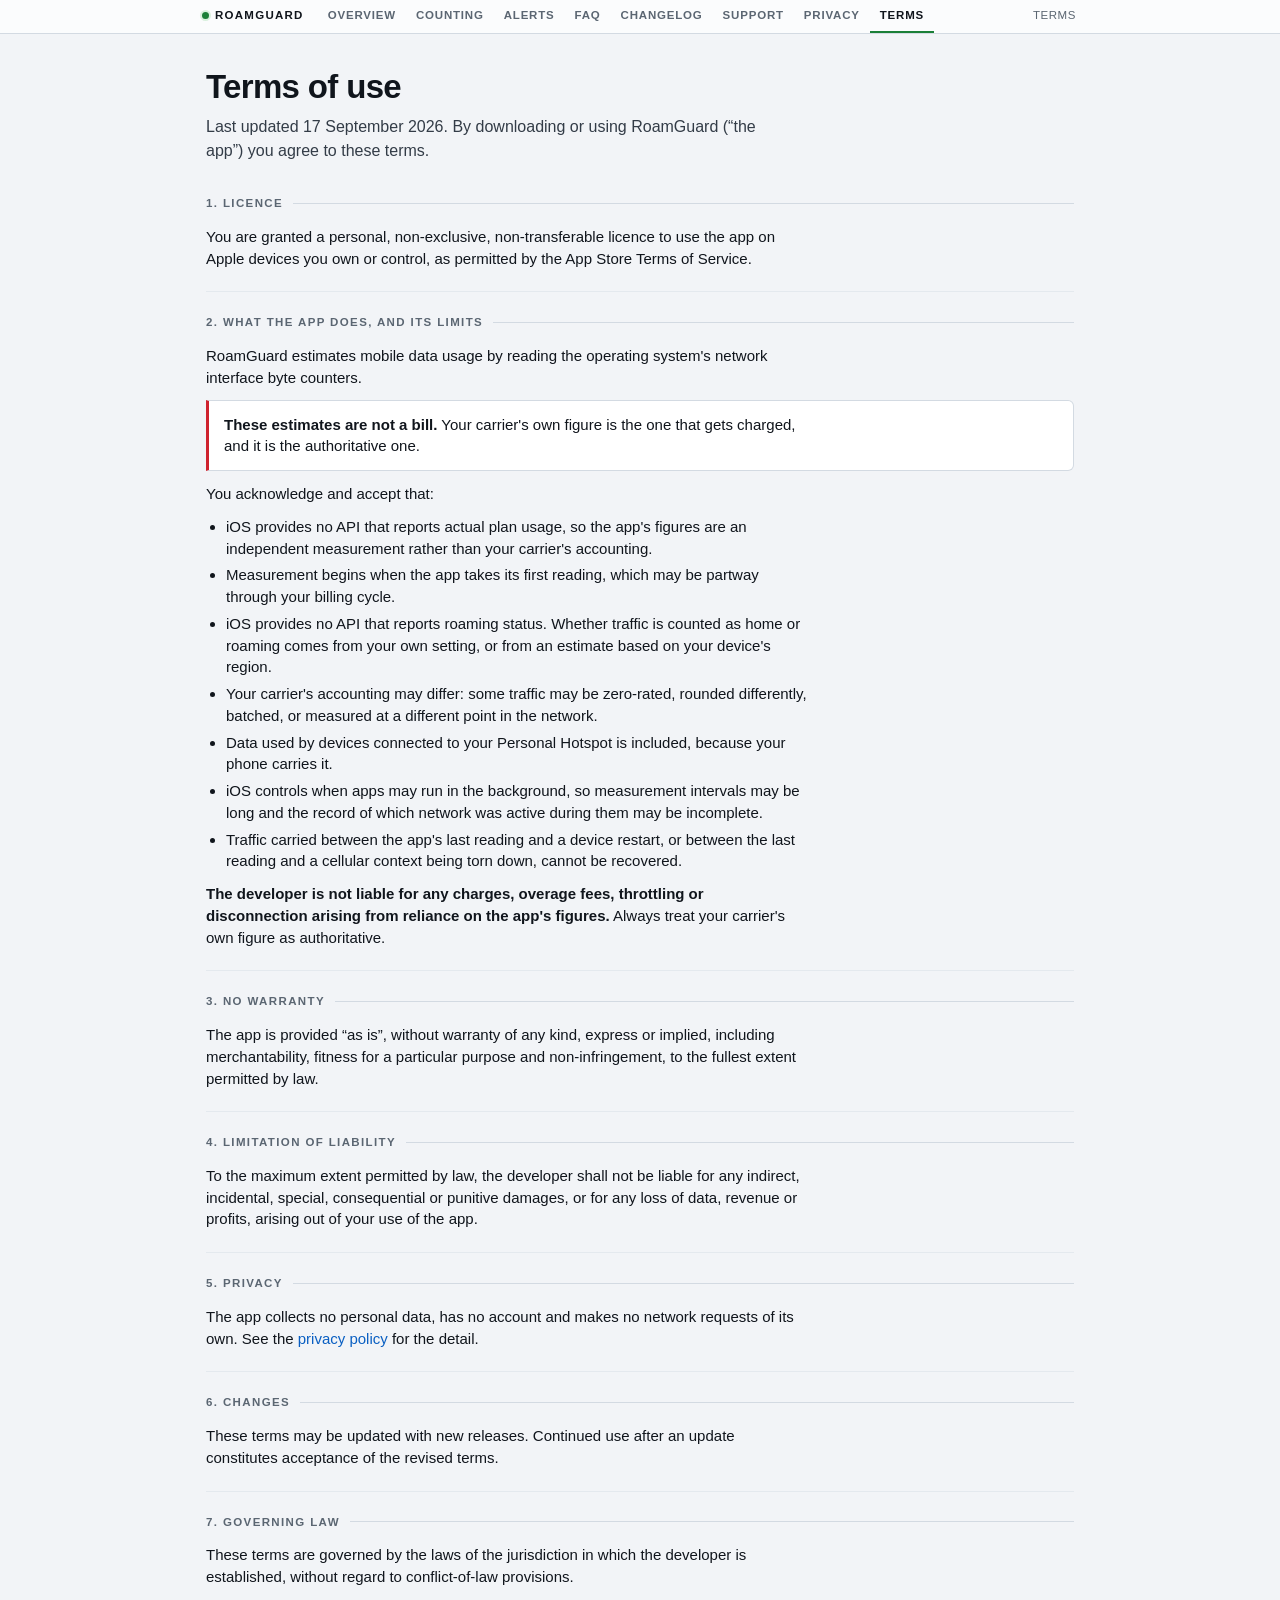
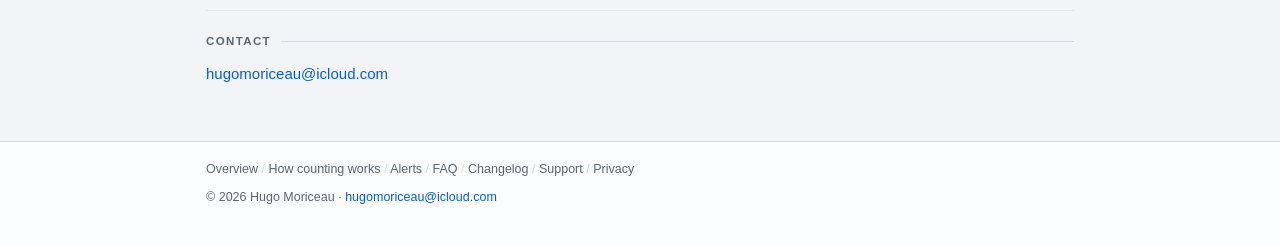
<file: terms.html>
<!doctype html>
<html lang="en">
<head>
<meta charset="utf-8">
<meta name="viewport" content="width=device-width,initial-scale=1">
<title>Terms of use — RoamGuard</title>
<meta name="description" content="RoamGuard terms of use: the licence, the explicit limits of the app's measurement, no warranty, limitation of liability and governing law.">
<meta name="color-scheme" content="dark light">
<link rel="icon" href="assets/icon.png">
<link rel="stylesheet" href="panel.css">
</head>
<body>
<a class="skip" href="#main">Skip to content</a>

<nav class="strip" aria-label="RoamGuard">
<div class="strip-inner">
  <a class="id" href="index.html"><span class="led" aria-hidden="true"></span>RoamGuard</a>
  <a href="index.html">Overview</a>
  <a href="how-counting-works.html">Counting</a>
  <a href="alerts.html">Alerts</a>
  <a href="faq.html">FAQ</a>
  <a href="changelog.html">Changelog</a>
  <a href="support.html">Support</a>
  <a href="privacy.html">Privacy</a>
  <a href="terms.html" aria-current="page">Terms</a>
  <span class="spacer"></span>
  <span class="cell meta">Terms</span>
</div>
</nav>

<main id="main">

<header class="hero">
  <h1>Terms of use</h1>
  <p class="lede">Last updated 17 September 2026. By downloading or using RoamGuard (&ldquo;the app&rdquo;) you agree to these terms.</p>
</header>

<section aria-labelledby="licence">
  <h2 id="licence">1. Licence</h2>
  <p>You are granted a personal, non-exclusive, non-transferable licence to use the app on Apple devices you own or control, as permitted by the App Store Terms of Service.</p>
</section>

<section aria-labelledby="limits">
  <h2 id="limits">2. What the app does, and its limits</h2>
  <p>RoamGuard estimates mobile data usage by reading the operating system's network interface byte counters.</p>
  <div class="note hard">
    <p><b>These estimates are not a bill.</b> Your carrier's own figure is the one that gets charged, and it is the authoritative one.</p>
  </div>
  <p>You acknowledge and accept that:</p>
  <ul>
    <li>iOS provides no API that reports actual plan usage, so the app's figures are an independent measurement rather than your carrier's accounting.</li>
    <li>Measurement begins when the app takes its first reading, which may be partway through your billing cycle.</li>
    <li>iOS provides no API that reports roaming status. Whether traffic is counted as home or roaming comes from your own setting, or from an estimate based on your device's region.</li>
    <li>Your carrier's accounting may differ: some traffic may be zero-rated, rounded differently, batched, or measured at a different point in the network.</li>
    <li>Data used by devices connected to your Personal Hotspot is included, because your phone carries it.</li>
    <li>iOS controls when apps may run in the background, so measurement intervals may be long and the record of which network was active during them may be incomplete.</li>
    <li>Traffic carried between the app's last reading and a device restart, or between the last reading and a cellular context being torn down, cannot be recovered.</li>
  </ul>
  <p><b>The developer is not liable for any charges, overage fees, throttling or disconnection arising from reliance on the app's figures.</b> Always treat your carrier's own figure as authoritative.</p>
</section>

<section aria-labelledby="warranty">
  <h2 id="warranty">3. No warranty</h2>
  <p>The app is provided &ldquo;as is&rdquo;, without warranty of any kind, express or implied, including merchantability, fitness for a particular purpose and non-infringement, to the fullest extent permitted by law.</p>
</section>

<section aria-labelledby="liability">
  <h2 id="liability">4. Limitation of liability</h2>
  <p>To the maximum extent permitted by law, the developer shall not be liable for any indirect, incidental, special, consequential or punitive damages, or for any loss of data, revenue or profits, arising out of your use of the app.</p>
</section>

<section aria-labelledby="privacy">
  <h2 id="privacy">5. Privacy</h2>
  <p>The app collects no personal data, has no account and makes no network requests of its own. See the <a href="privacy.html">privacy policy</a> for the detail.</p>
</section>

<section aria-labelledby="changes">
  <h2 id="changes">6. Changes</h2>
  <p>These terms may be updated with new releases. Continued use after an update constitutes acceptance of the revised terms.</p>
</section>

<section aria-labelledby="law">
  <h2 id="law">7. Governing law</h2>
  <p>These terms are governed by the laws of the jurisdiction in which the developer is established, without regard to conflict-of-law provisions.</p>
</section>

<section aria-labelledby="contact">
  <h2 id="contact">Contact</h2>
  <p><a href="mailto:hugomoriceau@icloud.com">hugomoriceau@icloud.com</a></p>
</section>

</main>

<footer>
<div class="wrap">
  <nav>
    <a href="index.html">Overview</a> <span class="sep">/</span>
    <a href="how-counting-works.html">How counting works</a> <span class="sep">/</span>
    <a href="alerts.html">Alerts</a> <span class="sep">/</span>
    <a href="faq.html">FAQ</a> <span class="sep">/</span>
    <a href="changelog.html">Changelog</a> <span class="sep">/</span>
    <a href="support.html">Support</a> <span class="sep">/</span>
    <a href="privacy.html">Privacy</a>
  </nav>
  <p class="legal">&copy; 2026 Hugo Moriceau &middot; <a href="mailto:hugomoriceau@icloud.com">hugomoriceau@icloud.com</a></p>
</div>
</footer>

</body>
</html>
</file>
<file: panel.css>
/* RoamGuard — instrument panel stylesheet.
   One file, repo root. System sans only. Tabular figures on every number. */

:root {
  --bg: #0d1117;
  --panel: #161b22;
  --panel-2: #10151c;
  --line: #262d38;
  --line-soft: #1c232d;
  --ink: #e6edf3;
  --ink-2: #b9c3ce;
  --dim: #8b949e;
  --safe: #3fb950;
  --warn: #d29922;
  --over: #f85149;
  --link: #6cb6ff;
  --track: #21262d;
  --shadow: none;
}

@media (prefers-color-scheme: light) {
  :root {
    --bg: #f2f4f7;
    --panel: #ffffff;
    --panel-2: #fbfcfd;
    --line: #d3dae2;
    --line-soft: #e4e9ee;
    --ink: #10151c;
    --ink-2: #333c47;
    --dim: #5b6672;
    --safe: #1a7f37;
    --warn: #9a6700;
    --over: #cf222e;
    --link: #0a5fc2;
    --track: #e6eaef;
    --shadow: 0 1px 0 rgba(16, 21, 28, .04);
  }
}

* { box-sizing: border-box; }

html { -webkit-text-size-adjust: 100%; }

img, pre { max-width: 100%; }

body {
  margin: 0;
  background: var(--bg);
  color: var(--ink);
  font-family: -apple-system, BlinkMacSystemFont, "Segoe UI", Roboto, Helvetica, Arial, sans-serif;
  font-size: 15px;
  line-height: 1.45;
  font-variant-numeric: tabular-nums;
  -webkit-font-smoothing: antialiased;
  overflow-wrap: break-word;
}

a { color: var(--link); text-decoration: none; }
a:hover { text-decoration: underline; }

/* ---------- status strip (this is the navigation) ---------- */

.strip {
  position: sticky;
  top: 0;
  z-index: 40;
  background: var(--panel-2);
  border-bottom: 1px solid var(--line);
}

.strip-inner {
  max-width: 900px;
  margin: 0 auto;
  display: flex;
  flex-wrap: wrap;
  align-items: stretch;
  padding: 0 4px;
}

.strip a,
.strip .cell {
  display: flex;
  align-items: center;
  gap: 6px;
  padding: 7px 10px;
  font-size: 11.5px;
  letter-spacing: .07em;
  text-transform: uppercase;
  font-weight: 600;
  color: var(--dim);
  border-bottom: 2px solid transparent;
  white-space: nowrap;
}

.strip a:hover { color: var(--ink); text-decoration: none; }

.strip a[aria-current="page"] {
  color: var(--ink);
  border-bottom-color: var(--safe);
}

.strip .id {
  color: var(--ink);
  letter-spacing: .11em;
  padding-left: 8px;
  padding-right: 14px;
}

.strip .id .led {
  width: 7px;
  height: 7px;
  border-radius: 50%;
  background: var(--safe);
  box-shadow: 0 0 0 2px rgba(63, 185, 80, .18);
  flex: none;
}

.strip .spacer { flex: 1 1 auto; min-width: 0; }

.strip .cell.meta {
  color: var(--dim);
  font-weight: 500;
  letter-spacing: .05em;
}

@media (max-width: 720px) {
  .strip .cell.meta { display: none; }
  .strip a, .strip .cell { padding: 6px 8px; font-size: 11px; }
}

/* ---------- layout ---------- */

main, .wrap {
  max-width: 900px;
  margin: 0 auto;
  padding: 0 16px;
}

.hero { padding: 34px 0 10px; }

h1 {
  font-size: clamp(25px, 6vw, 33px);
  line-height: 1.14;
  letter-spacing: -.02em;
  font-weight: 700;
  margin: 0 0 10px;
}

.lede {
  font-size: 16px;
  line-height: 1.5;
  color: var(--ink-2);
  margin: 0;
  max-width: 62ch;
}

section { padding: 22px 0; border-top: 1px solid var(--line-soft); }
section:first-of-type { border-top: 0; }

h2 {
  font-size: 11.5px;
  letter-spacing: .12em;
  text-transform: uppercase;
  color: var(--dim);
  font-weight: 700;
  margin: 0 0 14px;
  display: flex;
  align-items: center;
  gap: 10px;
}

h2::after {
  content: "";
  flex: 1;
  height: 1px;
  background: var(--line);
}

h3 {
  font-size: 15px;
  font-weight: 650;
  margin: 20px 0 6px;
  letter-spacing: -.005em;
}

p { margin: 0 0 11px; max-width: 72ch; }
p:last-child { margin-bottom: 0; }

ul, ol { margin: 0 0 11px; padding-left: 20px; max-width: 72ch; }
li { margin-bottom: 5px; }

.dim { color: var(--dim); }
.small { font-size: 13px; }
.sep { color: var(--line); }

/* ---------- panels ---------- */

.panel {
  background: var(--panel);
  border: 1px solid var(--line);
  border-radius: 6px;
  padding: 14px 16px;
  margin: 0 0 12px;
  box-shadow: var(--shadow);
}

.panel > :last-child { margin-bottom: 0; }

.panel-title {
  font-size: 11px;
  letter-spacing: .1em;
  text-transform: uppercase;
  color: var(--dim);
  font-weight: 700;
  margin: 0 0 9px;
}

.note {
  border-left: 3px solid var(--warn);
  background: var(--panel);
  border-top: 1px solid var(--line);
  border-right: 1px solid var(--line);
  border-bottom: 1px solid var(--line);
  border-radius: 0 6px 6px 0;
  padding: 13px 15px;
  margin: 0 0 12px;
}

.note.hard { border-left-color: var(--over); }
.note.ok { border-left-color: var(--safe); }
.note > :last-child { margin-bottom: 0; }

/* ---------- the meter: RoamGuard's signature element ---------- */

.meter {
  background: var(--panel);
  border: 1px solid var(--line);
  border-radius: 6px;
  padding: 12px 14px 13px;
  margin: 0 0 10px;
}

.meter-head {
  display: flex;
  flex-wrap: wrap;
  justify-content: space-between;
  align-items: baseline;
  gap: 2px 12px;
  margin-bottom: 8px;
}

.meter-label {
  font-size: 11px;
  letter-spacing: .09em;
  text-transform: uppercase;
  color: var(--dim);
  font-weight: 700;
}

.meter-value {
  font-size: 15px;
  font-weight: 650;
  font-variant-numeric: tabular-nums;
  max-width: 100%;
}

.meter-value.safe { color: var(--safe); }
.meter-value.warn { color: var(--warn); }
.meter-value.over { color: var(--over); }

.track {
  position: relative;
  height: 12px;
  border-radius: 2px;
  background: var(--track);
  border: 1px solid var(--line);
  overflow: hidden;
}

.track::after {
  content: "";
  position: absolute;
  inset: 0;
  background: repeating-linear-gradient(
    to right,
    transparent 0,
    transparent calc(10% - 1px),
    var(--bg) calc(10% - 1px),
    var(--bg) 10%
  );
  opacity: .55;
  pointer-events: none;
}

.fill { display: block; height: 100%; }
.fill.safe { background: var(--safe); }
.fill.warn { background: var(--warn); }
.fill.over { background: var(--over); }

.meter-caption {
  margin: 8px 0 0;
  font-size: 12.5px;
  line-height: 1.4;
  color: var(--dim);
}

.meter-caption b { color: var(--ink-2); font-weight: 650; }

.scale {
  display: flex;
  justify-content: space-between;
  font-size: 10px;
  letter-spacing: .08em;
  color: var(--dim);
  margin-top: 4px;
}

/* ---------- tables ---------- */

.tw { overflow-x: auto; -webkit-overflow-scrolling: touch; margin: 0 0 12px; }

table {
  width: 100%;
  border-collapse: collapse;
  font-size: 13.5px;
  font-variant-numeric: tabular-nums;
}

caption {
  caption-side: top;
  text-align: left;
  font-size: 11px;
  letter-spacing: .1em;
  text-transform: uppercase;
  color: var(--dim);
  font-weight: 700;
  padding-bottom: 7px;
}

th, td {
  text-align: left;
  padding: 7px 10px 7px 0;
  border-bottom: 1px solid var(--line-soft);
  vertical-align: top;
}

thead th {
  font-size: 10.5px;
  letter-spacing: .09em;
  text-transform: uppercase;
  color: var(--dim);
  font-weight: 700;
  border-bottom: 1px solid var(--line);
  white-space: nowrap;
}

tbody tr:last-child td { border-bottom: 0; }

td.n, th.n { text-align: right; padding-right: 0; white-space: nowrap; }
td.yes { color: var(--over); font-weight: 650; }
td.no { color: var(--dim); }
code {
  font-family: ui-monospace, SFMono-Regular, Menlo, monospace;
  font-size: .88em;
  background: var(--panel-2);
  border: 1px solid var(--line-soft);
  border-radius: 3px;
  padding: 0 4px;
}

/* ---------- key/value readout ---------- */

.kv { display: grid; grid-template-columns: max-content 1fr; gap: 0 16px; font-size: 13.5px; }
.kv dt { color: var(--dim); padding: 5px 0; border-bottom: 1px solid var(--line-soft); white-space: nowrap; }
.kv dd { margin: 0; padding: 5px 0; border-bottom: 1px solid var(--line-soft); }
.kv dt:last-of-type, .kv dd:last-of-type { border-bottom: 0; }

@media (max-width: 460px) {
  .kv { grid-template-columns: 1fr; gap: 0; }
  .kv dt { border-bottom: 0; padding-bottom: 0; }
}

/* ---------- Q&A ---------- */

.qa { margin: 0; }
.qa dt {
  font-weight: 650;
  margin: 18px 0 5px;
  padding-top: 14px;
  border-top: 1px solid var(--line-soft);
}
.qa dt:first-child { margin-top: 0; padding-top: 0; border-top: 0; }
.qa dd { margin: 0; color: var(--ink-2); max-width: 72ch; }
.qa dd p { color: var(--ink-2); }

/* ---------- shots ---------- */

.shots {
  display: grid;
  grid-template-columns: repeat(auto-fit, minmax(160px, 1fr));
  gap: 12px;
}

.shot { margin: 0; }
.shot img {
  display: block;
  width: 100%;
  height: auto;
  border-radius: 6px;
  border: 1px solid var(--line);
}
.shot figcaption { font-size: 12px; color: var(--dim); margin-top: 6px; }

/* ---------- changelog ---------- */

.rel { border-top: 1px solid var(--line); padding-top: 16px; margin-top: 18px; }
.rel:first-of-type { border-top: 0; padding-top: 0; margin-top: 0; }
.rel-head { display: flex; align-items: baseline; gap: 12px; flex-wrap: wrap; margin-bottom: 8px; }
.rel-ver { font-size: 18px; font-weight: 700; letter-spacing: -.01em; }
.rel-tag {
  font-size: 10.5px;
  letter-spacing: .09em;
  text-transform: uppercase;
  font-weight: 700;
  color: var(--safe);
  border: 1px solid var(--safe);
  border-radius: 3px;
  padding: 1px 6px;
}
.rel-date { font-size: 12.5px; color: var(--dim); }

/* ---------- footer ---------- */

footer {
  border-top: 1px solid var(--line);
  margin-top: 34px;
  padding: 18px 0 40px;
  font-size: 12.5px;
  color: var(--dim);
  background: var(--panel-2);
}

footer .wrap { padding: 0 16px; }
footer nav { margin-bottom: 10px; }
footer nav a { color: var(--dim); }
footer nav a:hover { color: var(--ink); }

.legal { margin: 0; }

/* ---------- misc ---------- */

.skip {
  position: absolute;
  left: -9999px;
}
.skip:focus {
  left: 8px;
  top: 8px;
  background: var(--panel);
  color: var(--ink);
  padding: 8px 12px;
  border: 1px solid var(--line);
  border-radius: 4px;
  z-index: 100;
}

hr { border: 0; border-top: 1px solid var(--line); margin: 20px 0; }
</file>
